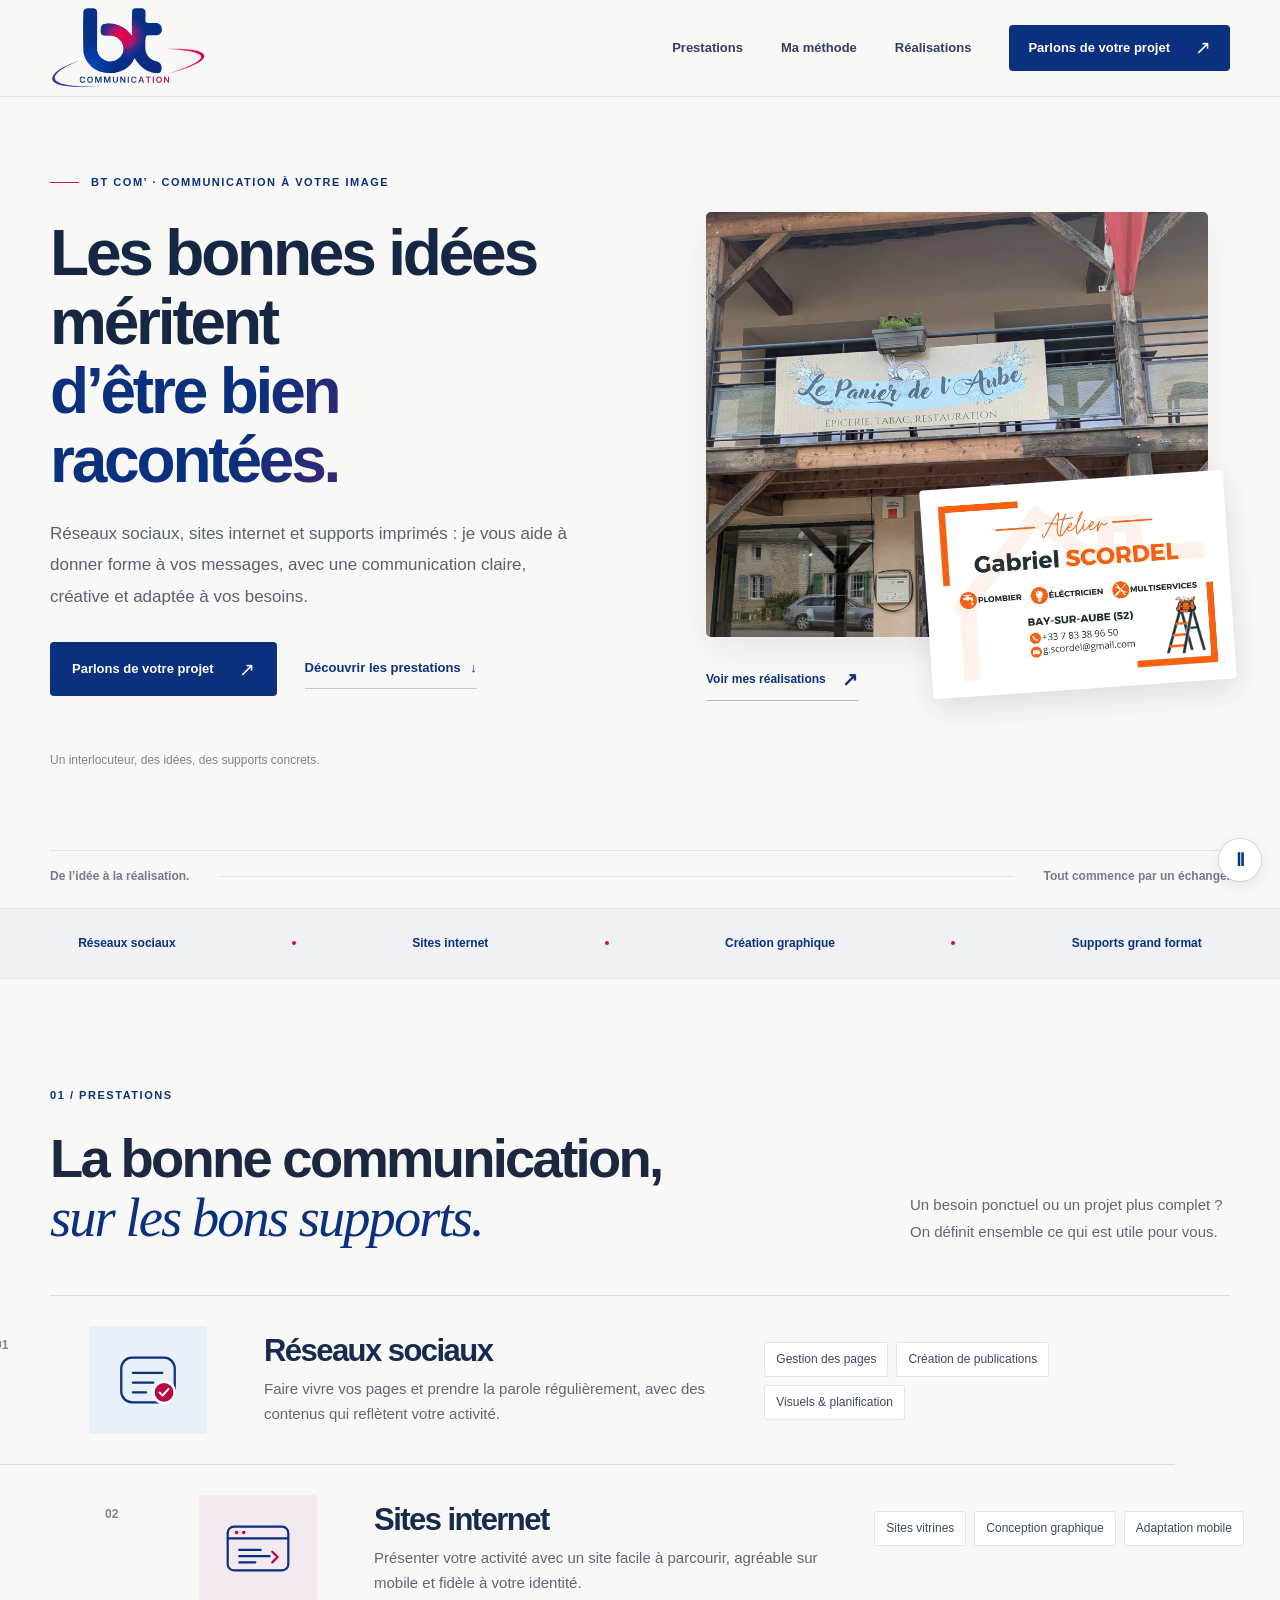
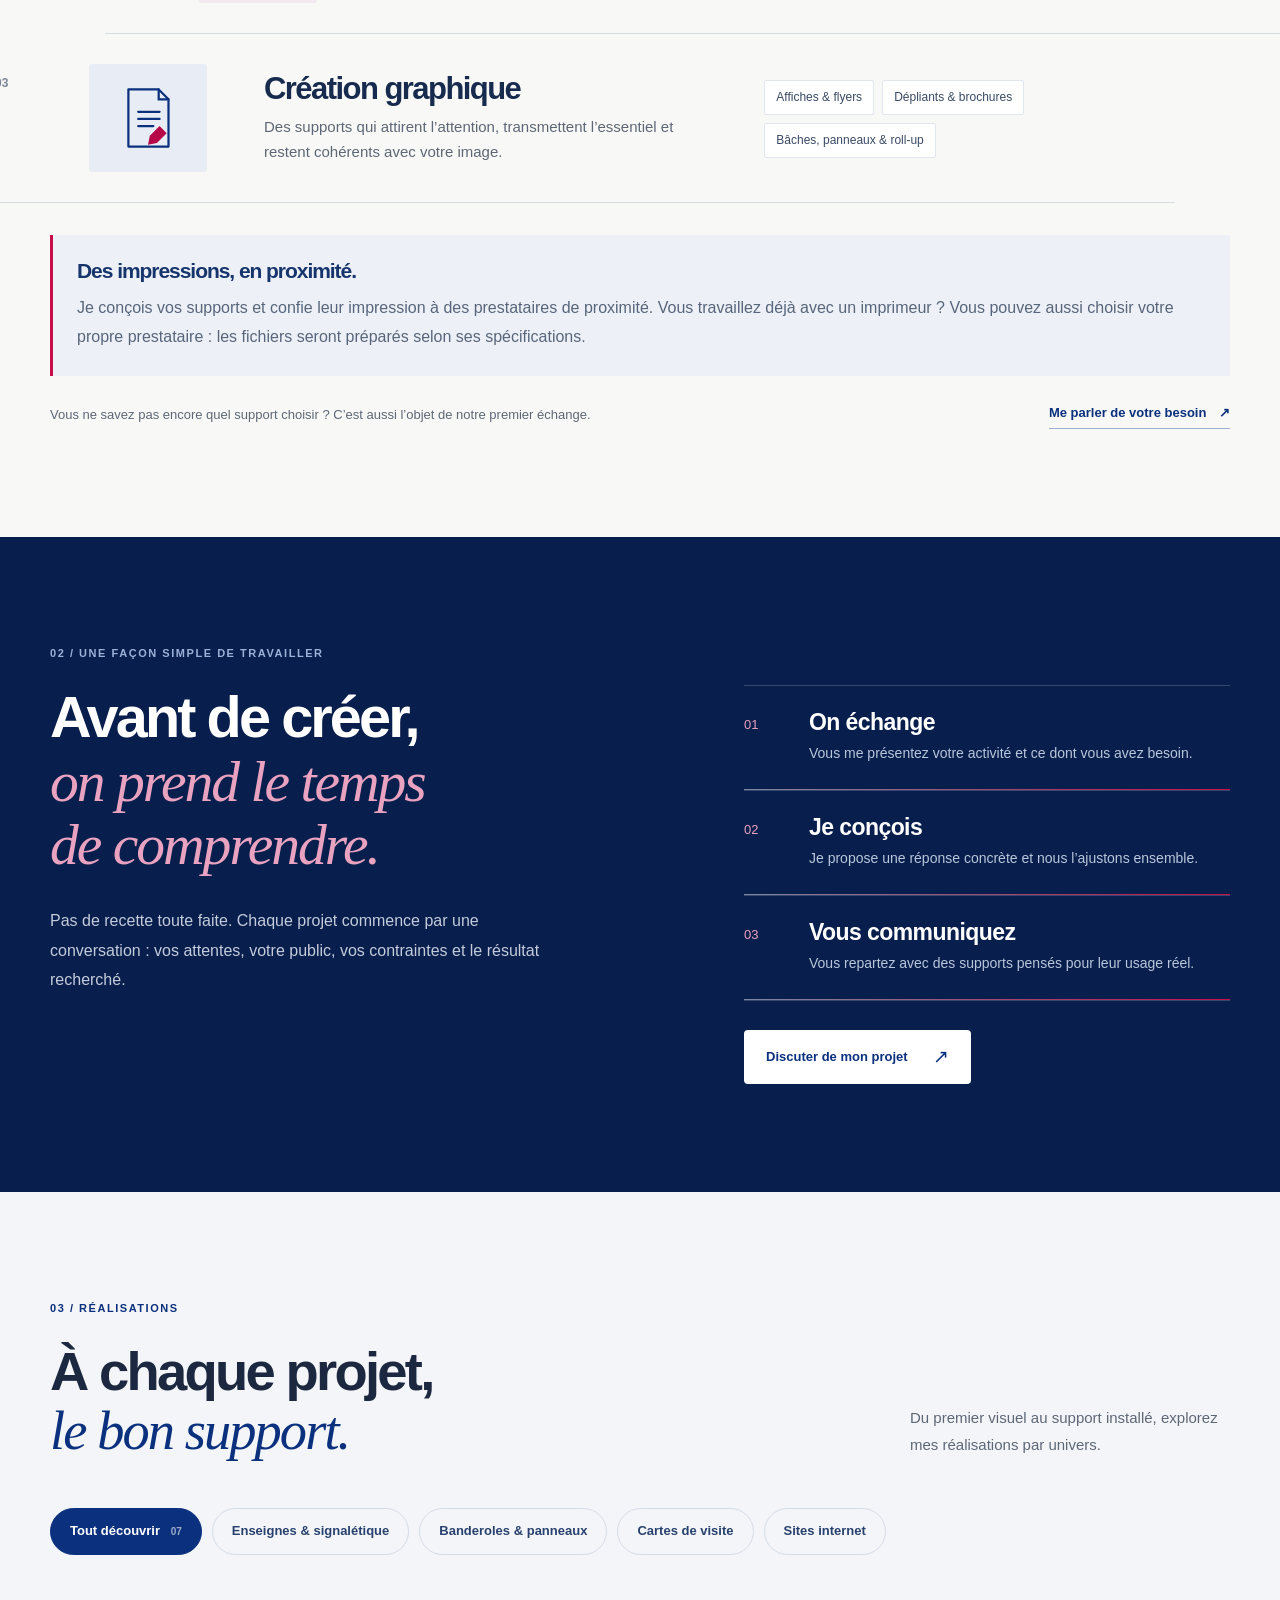
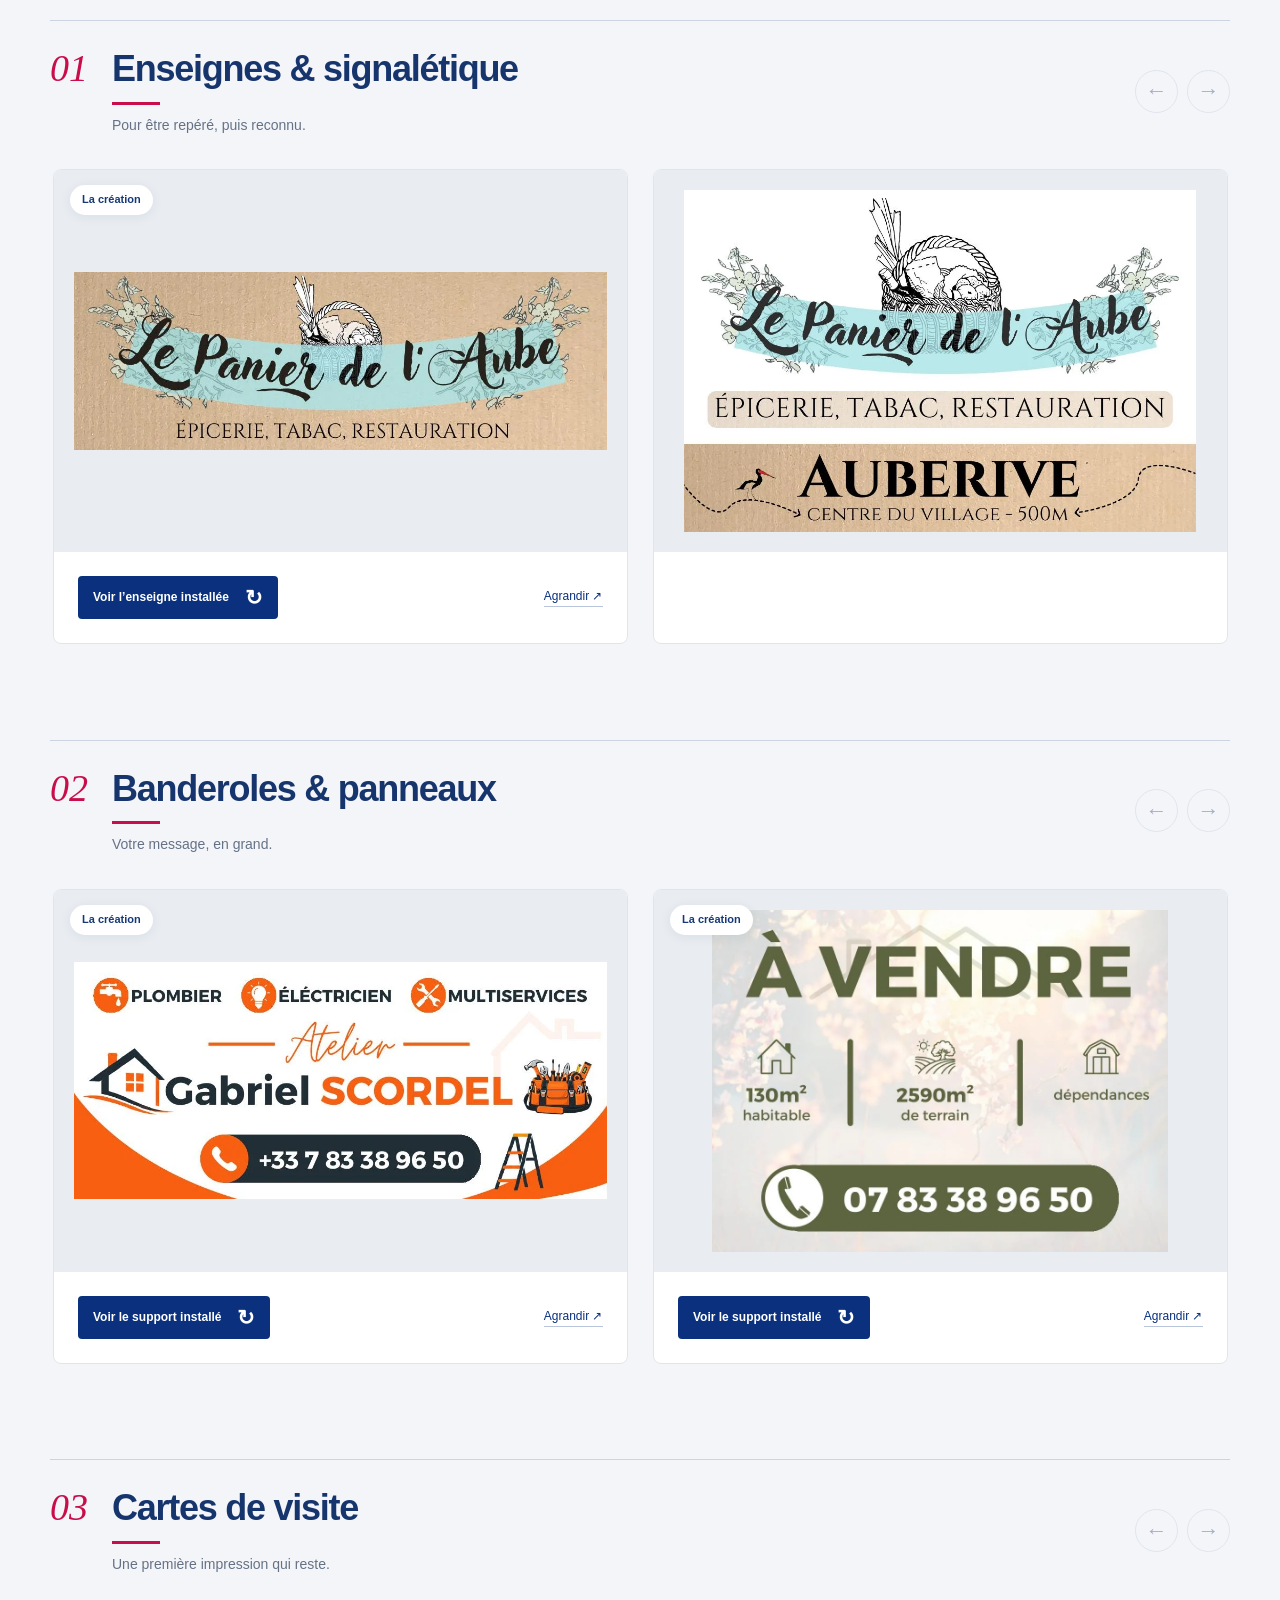
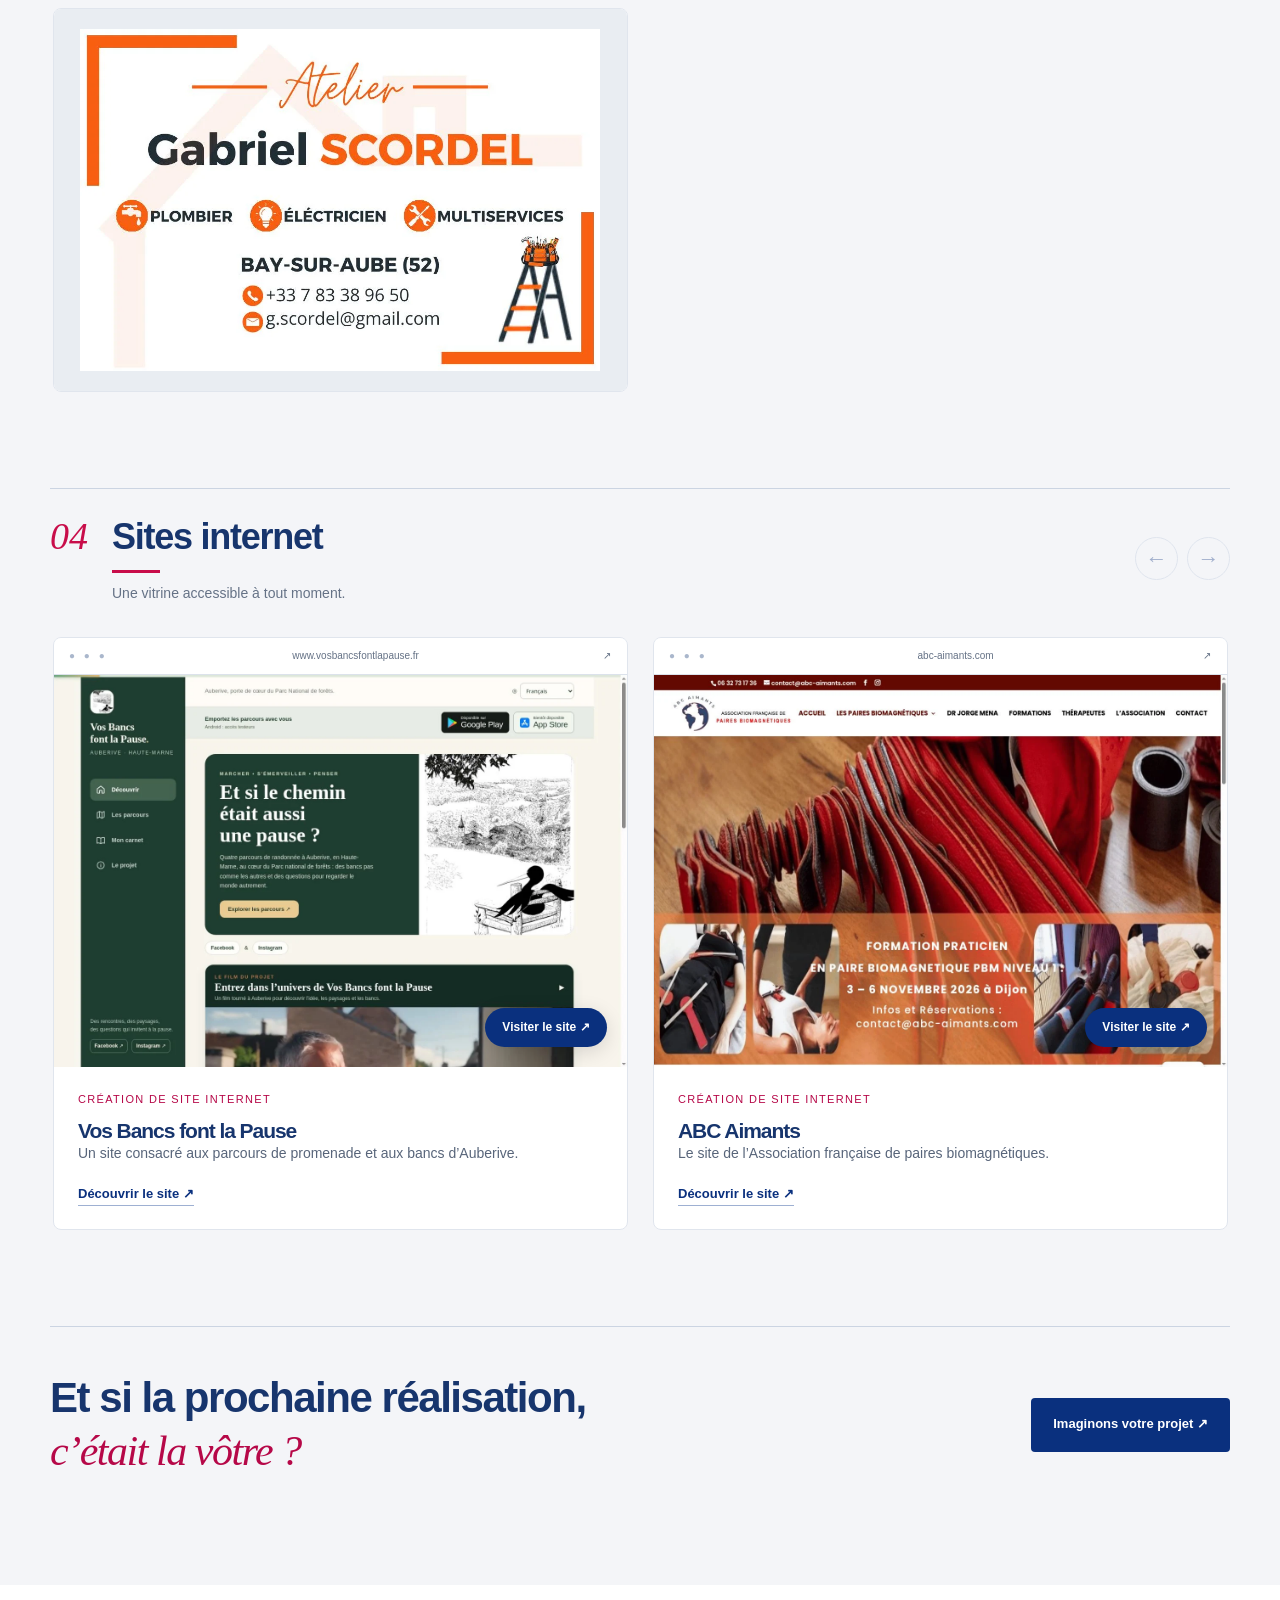
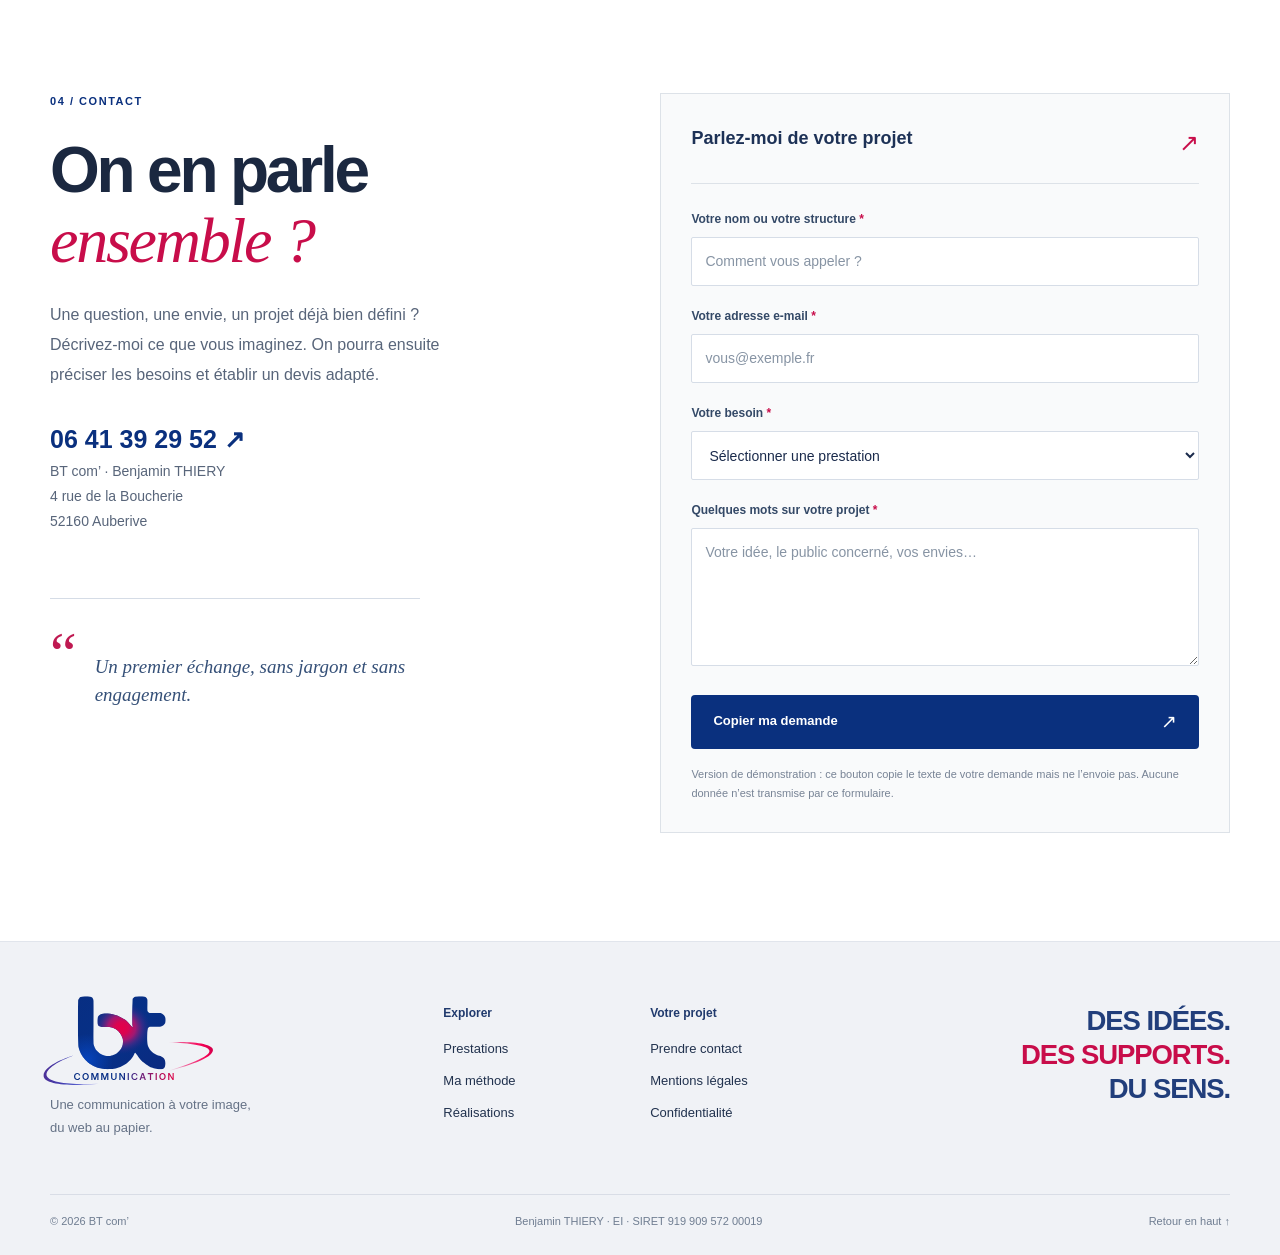
<file: index.html>
<!doctype html>
<html lang="fr">
<head>
  <meta charset="utf-8">
  <meta name="viewport" content="width=device-width, initial-scale=1">
  <meta name="theme-color" content="#f8f8f6">
  <meta name="description" content="BT com’ accompagne vos projets de communication : animation des réseaux sociaux, création de sites internet et conception d’affiches, flyers, panneaux et autres supports.">
  <meta property="og:type" content="website">
  <meta property="og:title" content="BT com’ | Communication, web &amp; création graphique">
  <meta property="og:description" content="Des idées claires, des supports soignés et une communication à votre image.">
  <title>BT com’ — Communication, sites web &amp; création graphique</title>
  <link rel="icon" type="image/svg+xml" href="assets/favicon.svg">
  <link rel="stylesheet" href="styles.css?v=20261021g">
  <script src="script.js?v=20261021g" defer></script>
</head>
<body>
<button class="motion-toggle" type="button" aria-label="Mettre les animations en pause" aria-pressed="false" hidden><span aria-hidden="true">Ⅱ</span></button>
  <div class="reading-progress" aria-hidden="true"></div>
  <a class="skip-link" href="#contenu">Aller au contenu</a>
  <header class="header" id="haut">
    <div class="wrap header-inner">
      <a class="brand" href="#haut" aria-label="BT com’, accueil">
        <img src="assets/logo-bt-communication.svg" alt="BT Communication" width="163" height="88">
      </a>
      <button type="button" class="menu-toggle" aria-expanded="false" aria-controls="site-nav" aria-label="Ouvrir le menu">
        <span></span><span></span><span></span>
      </button>
      <nav class="navigation" id="site-nav" aria-label="Navigation principale">
        <a href="#prestations">Prestations</a>
        <a href="#methode">Ma méthode</a>
        <a href="#realisations">Réalisations</a>
        <a class="nav-contact" href="#contact">Parlons de votre projet <span aria-hidden="true">↗</span></a>
      </nav>
    </div>
  </header>

  <main id="contenu">
    <section class="hero" aria-labelledby="hero-title">
      <div class="wrap hero-layout">
        <div class="hero-main">
          <div class="eyebrow"><span class="eyebrow-rule"></span> BT COM’ · COMMUNICATION À VOTRE IMAGE</div>
          <h1 id="hero-title">Les bonnes idées méritent <span class="hero-emphasis">d’être bien racontées.</span></h1>
          <p class="hero-lede">Réseaux sociaux, sites internet et supports imprimés : je vous aide à donner forme à vos messages, avec une communication claire, créative et adaptée à vos besoins.</p>
          <div class="hero-actions">
            <a class="btn btn-primary" href="#contact">Parlons de votre projet <span aria-hidden="true">↗</span></a>
            <a class="plain-link" href="#prestations">Découvrir les prestations <span aria-hidden="true">↓</span></a>
          </div>
          <p class="hero-aside">Un interlocuteur, des idées, des supports concrets.</p>
        </div>
        <a class="hero-portfolio" href="#realisations" aria-label="Découvrir mes réalisations"><div class="hero-project-main"><img src="assets/realisations/enseigne-installee.svg" alt="L’enseigne du Panier de l’Aube installée sur sa façade" width="1400" height="788" fetchpriority="high"></div><div class="hero-project-detail"><img src="assets/realisations/carte-visite.svg" alt="Carte de visite réalisée pour un artisan" width="1000" height="700"></div><span class="hero-project-link">Voir mes réalisations <span aria-hidden="true">↗</span></span></a>
      </div>
      <div class="wrap hero-foot">
        <span>De l’idée à la réalisation.</span>
        <span class="hero-foot-rule" aria-hidden="true"></span>
        <span>Tout commence par un échange.</span>
      </div>
    </section>

    <section class="intro-belt" aria-label="Domaines d’intervention">
      <div class="belt-window"><div class="belt-track"><div class="intro-belt-inner">
        <span>Réseaux sociaux</span><i aria-hidden="true"></i><span>Sites internet</span><i aria-hidden="true"></i><span>Création graphique</span><i aria-hidden="true"></i><span>Supports grand format</span>
      </div><div class="intro-belt-inner" aria-hidden="true">
        <span>Réseaux sociaux</span><i aria-hidden="true"></i><span>Sites internet</span><i aria-hidden="true"></i><span>Création graphique</span><i aria-hidden="true"></i><span>Supports grand format</span>
      </div></div></div>
    </section>

    <section class="section services" id="prestations" aria-labelledby="services-title">
      <div class="wrap">
        <div class="section-title-row">
          <div><p class="overline">01 / Prestations</p><h2 id="services-title">La bonne communication,<br><em>sur les bons supports.</em></h2></div>
          <p>Un besoin ponctuel ou un projet plus complet ? On définit ensemble ce qui est utile pour vous.</p>
        </div>
        <div class="service-list">
          <article class="service-item">
            <div class="service-id">01</div>
            <div class="service-icon" aria-hidden="true"><svg viewbox="0 0 92 92" fill="none"><rect x="16" y="21" width="60" height="50" rx="12" stroke="currentColor" stroke-width="2.5"></rect><path d="M29 38h33M29 49h23M29 60h15" stroke="currentColor" stroke-width="2.5" stroke-linecap="round"></path><circle cx="64" cy="60" r="12" fill="#b60848" stroke="white" stroke-width="3"></circle><path d="m59 60 3.4 3.4L69 56" stroke="white" stroke-width="2.3" stroke-linecap="round" stroke-linejoin="round"></path></svg></div>
            <div class="service-text"><h3>Réseaux sociaux</h3><p>Faire vivre vos pages et prendre la parole régulièrement, avec des contenus qui reflètent votre activité.</p><ul class="tags"><li>Gestion des pages</li><li>Création de publications</li><li>Visuels &amp; planification</li></ul></div>
          </article>
          <article class="service-item">
            <div class="service-id">02</div>
            <div class="service-icon" aria-hidden="true"><svg viewbox="0 0 92 92" fill="none"><rect x="12" y="21" width="68" height="49" rx="7" stroke="currentColor" stroke-width="2.5"></rect><path d="M12 34h68" stroke="currentColor" stroke-width="2.5"></path><circle cx="22" cy="27.5" r="2" fill="#b60848"></circle><circle cx="30" cy="27.5" r="2" fill="#b60848"></circle><path d="M25 47h24M25 54h34M25 61h18" stroke="currentColor" stroke-width="2.5" stroke-linecap="round"></path><path d="m62 49 6 6-6 6" stroke="#b60848" stroke-width="2.5" stroke-linecap="round" stroke-linejoin="round"></path></svg></div>
            <div class="service-text"><h3>Sites internet</h3><p>Présenter votre activité avec un site facile à parcourir, agréable sur mobile et fidèle à votre identité.</p><ul class="tags"><li>Sites vitrines</li><li>Conception graphique</li><li>Adaptation mobile</li></ul></div>
          </article>
          <article class="service-item">
            <div class="service-id">03</div>
            <div class="service-icon" aria-hidden="true"><svg viewbox="0 0 92 92" fill="none"><path d="M24 14h34l11 11v53H24V14Z" stroke="currentColor" stroke-width="2.5" stroke-linejoin="round"></path><path d="M58 14v11h11M35 39h24M35 47h24M35 55h17" stroke="currentColor" stroke-width="2.5" stroke-linecap="round"></path><path d="m48 66 11-11 8 8-11 11-10 2 2-10Z" fill="#b60848"></path></svg></div>
            <div class="service-text"><h3>Création graphique</h3><p>Des supports qui attirent l’attention, transmettent l’essentiel et restent cohérents avec votre image.</p><ul class="tags"><li>Affiches &amp; flyers</li><li>Dépliants &amp; brochures</li><li>Bâches, panneaux &amp; roll-up</li></ul></div>
          </article>
        </div>
        <aside class="work-caption" aria-labelledby="print-partners-title" style="margin-top:32px;background:#edf1f7;border-left:3px solid #c80d4a"><h3 id="print-partners-title" style="font-size:21px;margin-bottom:12px">Des impressions, en proximité.</h3><p style="margin:0;color:#58657a;line-height:1.8">Je conçois vos supports et confie leur impression à des prestataires de proximité. Vous travaillez déjà avec un imprimeur ? Vous pouvez aussi choisir votre propre prestataire : les fichiers seront préparés selon ses spécifications.</p></aside>
        <div class="service-bottom"><p>Vous ne savez pas encore quel support choisir ? C’est aussi l’objet de notre premier échange.</p><a class="arrow-link" href="#contact">Me parler de votre besoin <span aria-hidden="true">↗</span></a></div>
      </div>
    </section>

    <section class="section method" id="methode" aria-labelledby="method-title">
      <div class="wrap method-grid">
        <div class="method-main"><p class="overline light">02 / Une façon simple de travailler</p><h2 id="method-title">Avant de créer,<br><em>on prend le temps<br>de comprendre.</em></h2><p>Pas de recette toute faite. Chaque projet commence par une conversation : vos attentes, votre public, vos contraintes et le résultat recherché.</p></div>
        <div class="method-steps">
          <div class="method-step"><span>01</span><div><h3>On échange</h3><p>Vous me présentez votre activité et ce dont vous avez besoin.</p></div></div>
          <div class="method-step"><span>02</span><div><h3>Je conçois</h3><p>Je propose une réponse concrète et nous l’ajustons ensemble.</p></div></div>
          <div class="method-step"><span>03</span><div><h3>Vous communiquez</h3><p>Vous repartez avec des supports pensés pour leur usage réel.</p></div></div>
          <a class="btn btn-light" href="#contact">Discuter de mon projet <span aria-hidden="true">↗</span></a>
        </div>
      </div>
    </section>

<section class="section portfolio" id="realisations" aria-labelledby="works-title"><div class="wrap"><div class="section-title-row"><div><p class="overline">03 / Réalisations</p><h2 id="works-title">À chaque projet,<br><em>le bon support.</em></h2></div><p>Du premier visuel au support installé, explorez mes réalisations par univers.</p></div><div class="portfolio-filters" role="group" aria-label="Filtrer les réalisations"><button type="button" class="filter-btn is-active" data-filter="all" aria-pressed="true">Tout découvrir <span>07</span></button><button type="button" class="filter-btn" data-filter="enseignes" aria-pressed="false">Enseignes &amp; signalétique</button><button type="button" class="filter-btn" data-filter="grand-format" aria-pressed="false">Banderoles &amp; panneaux</button><button type="button" class="filter-btn" data-filter="imprimes" aria-pressed="false">Cartes de visite</button><button type="button" class="filter-btn" data-filter="web" aria-pressed="false">Sites internet</button></div><p class="filter-status sr-only" role="status" aria-live="polite"></p><section class="project-group" data-category="enseignes" aria-labelledby="group-enseignes"><div class="project-group-head"><span class="group-number">01</span><div><h3 id="group-enseignes">Enseignes &amp; signalétique</h3><p>Pour être repéré, puis reconnu.</p></div><div class="carousel-controls" role="group" aria-label="Faire défiler les réalisations"><button type="button" data-carousel="carousel-enseignes" data-direction="-1" aria-controls="carousel-enseignes" aria-label="Réalisation précédente">←</button><button type="button" data-carousel="carousel-enseignes" data-direction="1" aria-controls="carousel-enseignes" aria-label="Réalisation suivante">→</button></div></div><div class="work-grid support-carousel" id="carousel-enseignes" tabindex="0" aria-label="Réalisations : Enseignes &amp; signalétique"><article class="work-card flip-project"><div class="flip-stage" id="panier-views"><div class="flip-inner"><div class="flip-face flip-front" aria-hidden="false"><img src="assets/realisations/enseigne.svg" alt="Création graphique de l’enseigne Le Panier de l’Aube" loading="lazy" width="1000" height="700"><span class="flip-label">La création</span></div><div class="flip-face flip-back" aria-hidden="true"><img src="assets/realisations/enseigne-installee.svg" alt="L’enseigne Le Panier de l’Aube installée sur la façade" loading="lazy" width="1000" height="700"><span class="flip-label">En situation</span></div></div></div><div class="work-caption"><div class="flip-actions"><button class="flip-toggle" type="button" aria-controls="panier-views" aria-pressed="false" hidden>Voir l’enseigne installée <span aria-hidden="true">↻</span></button><a class="flip-enlarge" href="assets/realisations/enseigne.svg" target="_blank" rel="noopener">Agrandir ↗</a></div><p class="flip-status sr-only" role="status" aria-live="polite"></p><noscript><p><a href="assets/realisations/enseigne-installee.svg" target="_blank" rel="noopener">Voir l’enseigne installée ↗</a></p></noscript></div></article><article class="work-card"><a class="work-image" href="assets/realisations/panneau-directionnel.svg" target="_blank" rel="noopener" aria-label="Agrandir : Panneau directionnel pour Le Panier de l’Aube à Auberive"><img src="assets/realisations/panneau-directionnel.svg" alt="Panneau directionnel pour Le Panier de l’Aube à Auberive" loading="lazy" width="1000" height="700"></a></article></div></section><section class="project-group" data-category="grand-format" aria-labelledby="group-grand-format"><div class="project-group-head"><span class="group-number">02</span><div><h3 id="group-grand-format">Banderoles &amp; panneaux</h3><p>Votre message, en grand.</p></div><div class="carousel-controls" role="group" aria-label="Faire défiler les réalisations"><button type="button" data-carousel="carousel-grand-format" data-direction="-1" aria-controls="carousel-grand-format" aria-label="Réalisation précédente">←</button><button type="button" data-carousel="carousel-grand-format" data-direction="1" aria-controls="carousel-grand-format" aria-label="Réalisation suivante">→</button></div></div><div class="work-grid support-carousel" id="carousel-grand-format" tabindex="0" aria-label="Réalisations : Banderoles &amp; panneaux"><article class="work-card flip-project"><div class="flip-stage" id="banderole-views"><div class="flip-inner"><div class="flip-face flip-front" aria-hidden="false"><img src="assets/realisations/banderole.svg" alt="Création graphique de la banderole de l’Atelier Gabriel Scordel" loading="lazy" width="1000" height="700"><span class="flip-label">La création</span></div><div class="flip-face flip-back" aria-hidden="true"><img src="assets/realisations/supports-installes.svg" alt="Photo de la banderole et du panneau À vendre installés sur la clôture" loading="lazy" width="1000" height="700"><span class="flip-label">En situation</span></div></div></div><div class="work-caption"><div class="flip-actions"><button class="flip-toggle" type="button" aria-controls="banderole-views" aria-pressed="false" data-install-label="Voir le support installé" hidden>Voir le support installé <span aria-hidden="true">↻</span></button><a class="flip-enlarge" href="assets/realisations/banderole.svg" target="_blank" rel="noopener">Agrandir ↗</a></div><p class="flip-status sr-only" role="status" aria-live="polite"></p><noscript><p><a href="assets/realisations/supports-installes.svg" target="_blank" rel="noopener">Voir le support installé ↗</a></p></noscript></div></article><article class="work-card flip-project"><div class="flip-stage" id="panneau-vente-views"><div class="flip-inner"><div class="flip-face flip-front" aria-hidden="false"><img src="assets/realisations/a-vendre.svg" alt="Création graphique du panneau immobilier À vendre" loading="lazy" width="1000" height="700"><span class="flip-label">La création</span></div><div class="flip-face flip-back" aria-hidden="true"><img src="assets/realisations/supports-installes.svg" alt="Photo de la banderole et du panneau À vendre installés sur la clôture" loading="lazy" width="1000" height="700"><span class="flip-label">En situation</span></div></div></div><div class="work-caption"><div class="flip-actions"><button class="flip-toggle" type="button" aria-controls="panneau-vente-views" aria-pressed="false" data-install-label="Voir le support installé" hidden>Voir le support installé <span aria-hidden="true">↻</span></button><a class="flip-enlarge" href="assets/realisations/a-vendre.svg" target="_blank" rel="noopener">Agrandir ↗</a></div><p class="flip-status sr-only" role="status" aria-live="polite"></p><noscript><p><a href="assets/realisations/supports-installes.svg" target="_blank" rel="noopener">Voir le support installé ↗</a></p></noscript></div></article></div></section><section class="project-group" data-category="imprimes" aria-labelledby="group-imprimes"><div class="project-group-head"><span class="group-number">03</span><div><h3 id="group-imprimes">Cartes de visite</h3><p>Une première impression qui reste.</p></div><div class="carousel-controls" role="group" aria-label="Faire défiler les réalisations"><button type="button" data-carousel="carousel-imprimes" data-direction="-1" aria-controls="carousel-imprimes" aria-label="Réalisation précédente">←</button><button type="button" data-carousel="carousel-imprimes" data-direction="1" aria-controls="carousel-imprimes" aria-label="Réalisation suivante">→</button></div></div><div class="work-grid support-carousel" id="carousel-imprimes" tabindex="0" aria-label="Réalisations : Cartes de visite"><article class="work-card"><a class="work-image" href="assets/realisations/carte-visite.svg" target="_blank" rel="noopener" aria-label="Agrandir : Carte de visite Atelier Gabriel Scordel"><img src="assets/realisations/carte-visite.svg" alt="Carte de visite Atelier Gabriel Scordel" loading="lazy" width="1000" height="700"></a></article></div></section><section class="project-group" data-category="web" aria-labelledby="group-web"><div class="project-group-head"><span class="group-number">04</span><div><h3 id="group-web">Sites internet</h3><p>Une vitrine accessible à tout moment.</p></div><div class="carousel-controls" role="group" aria-label="Faire défiler les réalisations"><button type="button" data-carousel="carousel-web" data-direction="-1" aria-controls="carousel-web" aria-label="Réalisation précédente">←</button><button type="button" data-carousel="carousel-web" data-direction="1" aria-controls="carousel-web" aria-label="Réalisation suivante">→</button></div></div><div class="work-grid support-carousel" id="carousel-web" tabindex="0" aria-label="Réalisations : Sites internet"><article class="work-card work-web"><a class="browser-preview" href="https://www.vosbancsfontlapause.fr/" target="_blank" rel="noopener" aria-label="Découvrir Vos Bancs font la Pause, nouvel onglet"><div class="preview-toolbar" aria-hidden="true"><span class="preview-dots">● ● ●</span><span>www.vosbancsfontlapause.fr</span><span>↗</span></div><div class="preview-screen"><img src="assets/realisations/accueil-bancs.svg" alt="Aperçu réel de la page d’accueil de Vos Bancs font la Pause" loading="lazy" width="1348" height="926"><span class="preview-open">Visiter le site ↗</span></div></a><div class="work-caption"><p>Création de site internet</p><h3>Vos Bancs font la Pause</h3><p class="work-description">Un site consacré aux parcours de promenade et aux bancs d’Auberive.</p><a class="arrow-link" href="https://www.vosbancsfontlapause.fr/" target="_blank" rel="noopener">Découvrir le site ↗</a></div></article><article class="work-card work-web"><a class="browser-preview" href="https://abc-aimants.com/" target="_blank" rel="noopener" aria-label="Découvrir ABC Aimants, nouvel onglet"><div class="preview-toolbar" aria-hidden="true"><span class="preview-dots">● ● ●</span><span>abc-aimants.com</span><span>↗</span></div><div class="preview-screen"><img src="assets/realisations/accueil-abc.svg" alt="Aperçu réel de la page d’accueil de ABC Aimants" loading="lazy" width="1348" height="926"><span class="preview-open">Visiter le site ↗</span></div></a><div class="work-caption"><p>Création de site internet</p><h3>ABC Aimants</h3><p class="work-description">Le site de l’Association française de paires biomagnétiques.</p><a class="arrow-link" href="https://abc-aimants.com/" target="_blank" rel="noopener">Découvrir le site ↗</a></div></article></div></section><div class="portfolio-end"><p>Et si la prochaine réalisation,<br><em>c’était la vôtre ?</em></p><a class="btn btn-primary" href="#contact">Imaginons votre projet ↗</a></div></div></section>
    <section class="contact section" id="contact" aria-labelledby="contact-title">
      <div class="wrap contact-grid">
        <div class="contact-copy"><p class="overline">04 / Contact</p><h2 id="contact-title">On en parle <em>ensemble ?</em></h2><p>Une question, une envie, un projet déjà bien défini ? Décrivez-moi ce que vous imaginez. On pourra ensuite préciser les besoins et établir un devis adapté.</p><div class="contact-details"><a href="tel:+33641392952">06 41 39 29 52 ↗</a><p>BT com’ · Benjamin THIERY<br>4 rue de la Boucherie<br>52160 Auberive</p></div><div class="contact-quote"><span aria-hidden="true">“</span><p>Un premier échange, sans jargon et sans engagement.</p></div></div>
        <div class="form-shell">
          <div class="form-top"><strong>Parlez-moi de votre projet</strong><span>↗</span></div>
          <form id="contact-form" novalidate>
            <div class="form-pair"><label for="name">Votre nom ou votre structure <span>*</span></label><input id="name" name="name" autocomplete="name" maxlength="120" placeholder="Comment vous appeler ?" required></div>
            <div class="form-pair"><label for="email">Votre adresse e-mail <span>*</span></label><input id="email" name="email" type="email" autocomplete="email" maxlength="180" placeholder="vous@exemple.fr" required></div>
            <div class="form-pair"><label for="service">Votre besoin <span>*</span></label><select id="service" name="service" required><option value="" disabled selected>Sélectionner une prestation</option><option>Réseaux sociaux</option><option>Création d’un site internet</option><option>Supports de communication</option><option>Plusieurs prestations</option><option>Je ne sais pas encore</option></select></div>
            <div class="form-pair"><label for="message">Quelques mots sur votre projet <span>*</span></label><textarea id="message" name="message" maxlength="5000" rows="5" placeholder="Votre idée, le public concerné, vos envies…" required></textarea></div>
            <button class="btn btn-primary btn-submit" type="submit">Copier ma demande <span aria-hidden="true">↗</span></button>
            <p class="form-info">Version de démonstration : ce bouton copie le texte de votre demande mais ne l’envoie pas. Aucune donnée n’est transmise par ce formulaire.</p>
            <p id="form-status" role="status" aria-live="polite"></p>
          </form>
        </div>
      </div>
    </section>
  </main>

  <footer class="footer">
    <div class="wrap footer-main"><div class="footer-brand"><img src="assets/logo-bt-communication.svg" width="176" height="95" alt="BT Communication"><p>Une communication à votre image,<br>du web au papier.</p></div><div><strong>Explorer</strong><a href="#prestations">Prestations</a><a href="#methode">Ma méthode</a><a href="#realisations">Réalisations</a></div><div><strong>Votre projet</strong><a href="#contact">Prendre contact</a><a href="mentions-legales.html">Mentions légales</a><a href="confidentialite.html">Confidentialité</a></div><div class="footer-motto">DES IDÉES.<br><span>DES SUPPORTS.</span><br>DU SENS.</div></div>
    <div class="wrap footer-bottom"><span>© <span id="year">2026</span> BT com’</span><span>Benjamin THIERY · EI · SIRET 919 909 572 00019</span><a href="#haut">Retour en haut ↑</a></div>
  </footer>
</body>
</html>
</file>
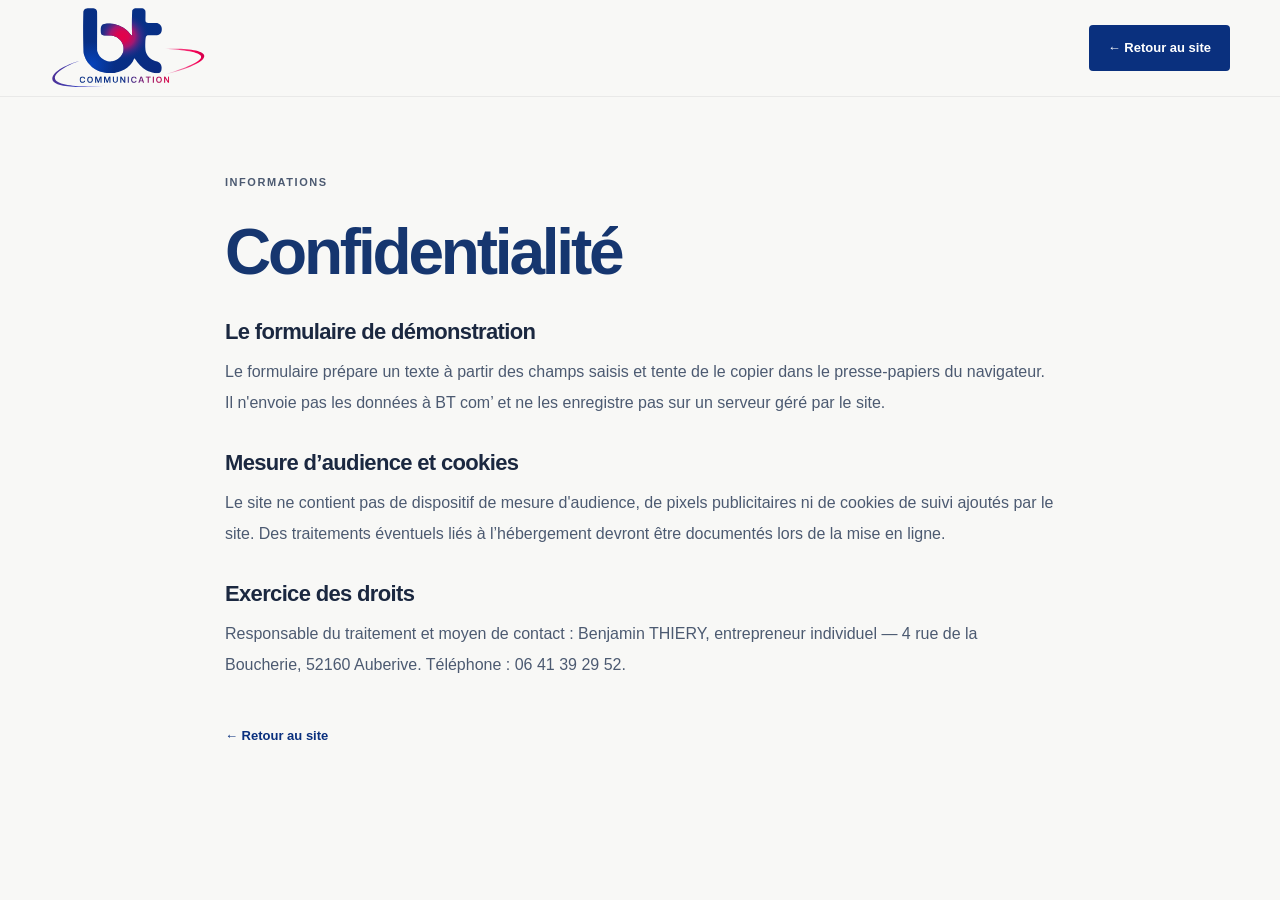
<file: confidentialite.html>
<!doctype html><html lang="fr"><head><meta charset="utf-8"><meta name="viewport" content="width=device-width, initial-scale=1"><meta name="robots" content="noindex"><title>Confidentialité — BT com’</title><link rel="icon" type="image/svg+xml" href="assets/favicon.svg"><link rel="stylesheet" href="styles.css"></head><body class="legal"><header class="header"><div class="wrap header-inner"><a class="brand" href="index.html" aria-label="Retour à l'accueil BT com’"><img src="assets/logo-bt-communication.svg" alt="BT Communication" width="163" height="88"></a><a class="nav-contact" href="index.html">← Retour au site</a></div></header><main class="wrap legal-content"><p class="overline">Informations</p><h1>Confidentialité</h1><h2>Le formulaire de démonstration</h2><p>Le formulaire prépare un texte à partir des champs saisis et tente de le copier dans le presse-papiers du navigateur. Il n'envoie pas les données à BT com’ et ne les enregistre pas sur un serveur géré par le site.</p><h2>Mesure d’audience et cookies</h2><p>Le site ne contient pas de dispositif de mesure d'audience, de pixels publicitaires ni de cookies de suivi ajoutés par le site. Des traitements éventuels liés à l’hébergement devront être documentés lors de la mise en ligne.</p><h2>Exercice des droits</h2><p>Responsable du traitement et moyen de contact : Benjamin THIERY, entrepreneur individuel — 4 rue de la Boucherie, 52160 Auberive. Téléphone : <a href="tel:+33641392952">06 41 39 29 52</a>.</p><a class="legal-back" href="index.html">← Retour au site</a></main></body></html>
</file>
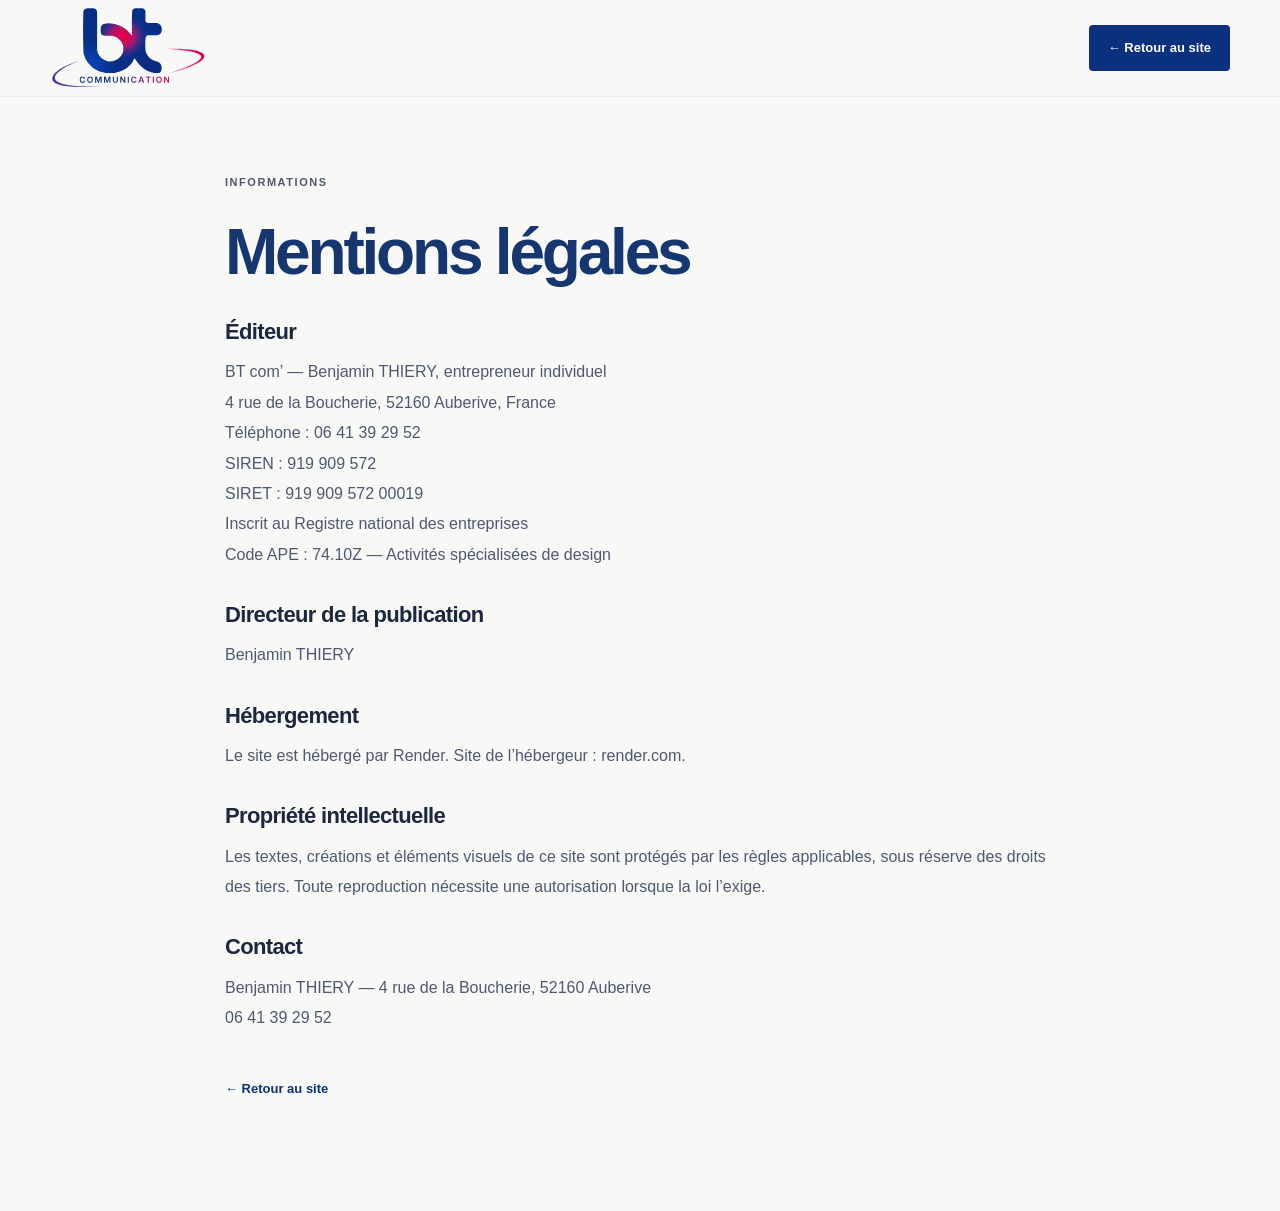
<file: mentions-legales.html>
<!doctype html><html lang="fr"><head><meta charset="utf-8"><meta name="viewport" content="width=device-width, initial-scale=1"><meta name="robots" content="noindex"><title>Mentions légales — BT com’</title><link rel="icon" type="image/svg+xml" href="assets/favicon.svg"><link rel="stylesheet" href="styles.css"></head><body class="legal"><header class="header"><div class="wrap header-inner"><a class="brand" href="index.html" aria-label="Retour à l'accueil BT com’"><img src="assets/logo-bt-communication.svg" alt="BT Communication" width="163" height="88"></a><a class="nav-contact" href="index.html">← Retour au site</a></div></header><main class="wrap legal-content"><p class="overline">Informations</p><h1>Mentions légales</h1><h2>Éditeur</h2><p>BT com’ — Benjamin THIERY, entrepreneur individuel<br>4 rue de la Boucherie, 52160 Auberive, France<br>Téléphone : <a href="tel:+33641392952">06 41 39 29 52</a><br>SIREN : 919 909 572<br>SIRET : 919 909 572 00019<br>Inscrit au Registre national des entreprises<br>Code APE : 74.10Z — Activités spécialisées de design</p><h2>Directeur de la publication</h2><p>Benjamin THIERY</p><h2>Hébergement</h2><p>Le site est hébergé par Render. Site de l’hébergeur : <a href="https://render.com" target="_blank" rel="noopener">render.com</a>.</p><h2>Propriété intellectuelle</h2><p>Les textes, créations et éléments visuels de ce site sont protégés par les règles applicables, sous réserve des droits des tiers. Toute reproduction nécessite une autorisation lorsque la loi l’exige.</p><h2>Contact</h2><p>Benjamin THIERY — 4 rue de la Boucherie, 52160 Auberive<br><a href="tel:+33641392952">06 41 39 29 52</a></p><a class="legal-back" href="index.html">← Retour au site</a></main></body></html>
</file>
<file: styles.css>
:root{--blue:#0a307e;--navy:#071d4b;--midnight:#09193a;--red:#c80d4a;--magenta:#9b225a;--ink:#1b2840;--muted:#5d6776;--paper:#f8f8f6;--white:#fff;--line:#dfe3e9;--wash:#f0f2f7;--container:1180px}
*,*::before,*::after{box-sizing:border-box}
html{scroll-behavior:smooth;scroll-padding-top:105px}
body{margin:0;background:var(--paper);color:var(--ink);font:16px/1.6 -apple-system,BlinkMacSystemFont,"Segoe UI",Arial,sans-serif;-webkit-font-smoothing:antialiased}
button,input,textarea,select{font:inherit}button,a{-webkit-tap-highlight-color:transparent}
a{color:inherit;text-decoration:none}
button{cursor:pointer}
img,svg{display:block;max-width:100%}
h1,h2,h3,p{margin-top:0}h1,h2,h3{line-height:1.1;letter-spacing:-.05em}
h1,h2{font-weight:760}h2{font-size:clamp(37px,4.25vw,59px)}h3{font-size:28px}
em{font-family:Georgia,"Times New Roman",serif;font-weight:400;font-style:italic;letter-spacing:-.035em}
.wrap{width:min(var(--container),calc(100% - 88px));margin-inline:auto}
.section{padding:108px 0}
.overline,.eyebrow{font-size:11px;letter-spacing:.14em;text-transform:uppercase;font-weight:750;color:var(--blue)}
.overline{margin-bottom:24px}
.skip-link{position:fixed;top:-100px;left:18px;padding:14px 18px;background:#fff;z-index:1000;border:2px solid var(--blue)}
.skip-link:focus{top:16px}
:focus-visible{outline:3px solid var(--red);outline-offset:4px}
/* Header */
.header{position:sticky;top:0;z-index:50;background:rgba(248,248,246,.96);border-bottom:1px solid #e9e9e8;backdrop-filter:blur(16px)}
.header-inner{min-height:96px;display:flex;align-items:center;justify-content:space-between;gap:28px}
.brand{width:163px;max-height:96px;flex:none;display:flex;align-items:center;justify-content:flex-start}
.brand img{width:157px;height:auto}
.navigation{display:flex;align-items:center;gap:38px;font-size:13px;font-weight:650;color:#30415d}
.navigation>a:not(.nav-contact):hover{color:var(--red)}
.nav-contact,.btn{display:inline-flex;align-items:center;justify-content:center;gap:25px;white-space:nowrap;font-size:13px;font-weight:740;letter-spacing:0;border-radius:4px;transition:background .2s,color .2s,transform .2s;border:1px solid transparent}
.nav-contact{padding:12px 18px;background:var(--blue);color:#fff}
.nav-contact:hover{background:var(--midnight)}
.nav-contact span,.btn span{font-size:19px;font-weight:400;line-height:1}
.menu-toggle{display:none}
/* Hero */
.hero{background:var(--paper);overflow:hidden}
.hero-layout{display:grid;grid-template-columns:minmax(0,1.06fr) minmax(0,.94fr);gap:65px;align-items:center;padding-top:70px;padding-bottom:67px}
.hero-main{padding:7px 0 0}
.eyebrow{display:flex;align-items:center;gap:12px}
.eyebrow-rule{height:1px;width:29px;display:inline-block;background:var(--red)}
.hero h1{font-size:clamp(51px,5.0vw,78px);line-height:1.08;margin:27px 0 23px;max-width:710px;color:#152743}
.hero-emphasis{color:var(--blue);display:block}
.hero-lede{font-size:17px;line-height:1.85;color:#576374;max-width:530px}
.hero-actions{display:flex;align-items:center;gap:28px;flex-wrap:wrap;margin-top:30px}
.btn{min-height:54px;padding:15px 21px}
.btn:hover{transform:translateY(-2px)}
.btn-primary{background:var(--blue);color:#fff}.btn-primary:hover{background:var(--navy)}
.plain-link{font-size:13px;color:var(--blue);font-weight:750;border-bottom:1px solid #bac6dc;padding:9px 0}
.plain-link span{padding-left:6px}
.plain-link:hover{border-color:var(--red)}
.hero-aside{margin-top:55px;font-size:12px;color:#7a8494}
.hero-piece{aspect-ratio:488/564;position:relative;color:#fff;background:#0b327d;min-width:0;border-radius:2px;padding:23px 26px 21px;box-shadow:14px 14px 0 #eaeef3;overflow:hidden;isolation:isolate}
.hero-piece::before{content:"";position:absolute;inset:0;background:radial-gradient(ellipse at 95% 90%,#88215190 0%,transparent 49%),linear-gradient(128deg,#123d8d,#091e4b 80%);z-index:-1}
.hero-piece::after{content:"";position:absolute;inset:-10%;background-image:linear-gradient(#ffffff0b 1px,transparent 1px),linear-gradient(90deg,#ffffff0b 1px,transparent 1px);background-size:62px 62px;z-index:-1;mask-image:linear-gradient(120deg,#000,transparent 86%)}
.piece-index,.piece-bottom{display:flex;align-items:center;justify-content:space-between;font-size:10px;letter-spacing:.10em;font-weight:750;color:#b9c8ea}
.piece-index span{flex:1;margin:0 16px;height:1px;background:#7188b5}
.piece-surface{position:relative;display:flex;justify-content:center;flex-direction:column;height:calc(100% - 63px);padding:10px 10px 30px}
.piece-line{font-size:clamp(34px,3.7vw,58px);font-weight:730;letter-spacing:-.057em;line-height:1.21;z-index:2;white-space:nowrap}
.piece-line.two{opacity:.78}
.piece-line.three{margin-top:15px}
.piece-line i{font-family:Georgia,serif;font-weight:400;color:#f8c6d7}
.piece-orbit{position:absolute;width:320px;height:320px;border-radius:50%;border:1px solid #ffffff33;right:-85px;top:50%;transform:translateY(-50%) rotate(-19deg)}
.piece-orbit::before,.piece-orbit::after{content:"";position:absolute;inset:37px;border:1px solid #d6387b66;border-radius:50%}
.piece-orbit::after{inset:81px;border-color:#ffffff2d}
.piece-mark{position:absolute;bottom:23px;right:4px;font-size:78px;font-weight:850;line-height:1;letter-spacing:-.13em;color:#ffffff1a}
.piece-mark span{color:#d23b75}
.piece-bottom{border-top:1px solid #5573aa;padding-top:15px;color:#e0e5f2}
.hero-foot{padding:16px 0 22px;border-top:1px solid var(--line);display:flex;align-items:center;gap:30px;font-size:12px;font-weight:550;color:#727c8c}
.hero-foot-rule{flex:1;height:1px;background:#e1e4e9}
/* Category belt */
.intro-belt{background:#eff1f5;border-block:1px solid #e4e6eb}
.intro-belt-inner{display:flex;gap:20px;justify-content:space-between;align-items:center;padding:21px 0;font-size:12px;font-weight:730;color:var(--blue)}
.intro-belt i{width:4px;height:4px;background:var(--red);border-radius:50%;flex:none}
/* Services */
.section-title-row{display:flex;align-items:end;justify-content:space-between;gap:64px;margin-bottom:46px}
.section-title-row h2{margin:0;max-width:790px}
.section-title-row h2 em{color:var(--blue)}
.section-title-row>p{max-width:320px;color:var(--muted);font-size:15px;line-height:1.8;margin-bottom:4px}
.service-list{border-top:1px solid #d7dce3}
.service-item{display:grid;grid-template-columns:54px 135px minmax(0,1fr);gap:40px;align-items:center;border-bottom:1px solid #d7dce3;padding:30px 0}
.service-id{align-self:start;color:#7b8593;font-size:12px;font-weight:650;margin-top:10px}
.service-icon{width:118px;height:108px;display:grid;place-items:center;background:#eaf0f9;color:var(--blue);border-radius:3px}
.service-item:nth-child(2) .service-icon{background:#f3e9f0}
.service-item:nth-child(3) .service-icon{background:#e8edf5}
.service-icon svg{width:82px;height:82px}
.service-text{display:grid;grid-template-columns:minmax(0,1fr) minmax(180px,.9fr);column-gap:44px;align-items:start}
.service-text h3{margin:0;color:#172b4f;font-size:31px;grid-column:1}
.service-text p{color:var(--muted);font-size:15px;margin:8px 0 0;line-height:1.7;grid-column:1}
.tags{padding:0;list-style:none;margin:8px 0 0;display:flex;gap:8px;flex-wrap:wrap;align-content:start;grid-column:2;grid-row:1/span 2}
.tags li{font-size:12px;background:#fff;border:1px solid #e1e6ee;border-radius:2px;padding:7px 11px;color:#3a4a65}
.service-bottom{display:flex;justify-content:space-between;align-items:center;gap:20px;margin-top:27px}
.service-bottom p{font-size:13px;color:var(--muted);margin:0}
.arrow-link{color:var(--blue);font-size:13px;font-weight:750;border-bottom:1px solid #9eb0d2;white-space:nowrap;padding-bottom:4px}
.arrow-link span{padding-left:9px}
/* Method */
.method{background:#081e4c;color:#fff}
.method-grid{display:grid;grid-template-columns:1.1fr .9fr;gap:100px}
.method-main h2{font-size:clamp(42px,4.5vw,66px);margin:0 0 30px}
.method-main h2 em{color:#e9a3c0}
.method-main>p:last-child{max-width:505px;color:#c4ccdc;font-size:16px;line-height:1.85}
.overline.light{color:#9cb1d8}
.method-steps{padding-top:40px}
.method-step{display:grid;grid-template-columns:46px 1fr;gap:19px;padding:24px 0;border-bottom:1px solid #ffffff30}
.method-step:first-child{border-top:1px solid #ffffff30}
.method-step>span{color:#e9a3c0;font-size:13px;padding-top:5px}
.method-step h3{font-size:23px;letter-spacing:-.025em;margin:0 0 7px;color:#fff}
.method-step p{color:#b9c7dc;font-size:14px;line-height:1.7;margin:0}
.btn-light{margin-top:29px;background:#fff;color:var(--blue)}.btn-light:hover{background:#e5ecfc}
/* Formats */
.formats{background:#f2f4f7}
.formats-head{margin-bottom:50px}
.formats-stage{position:relative;display:grid;grid-template-columns:.87fr 1.25fr .72fr;gap:24px;align-items:end;min-height:436px;padding:30px 30px 25px;background:linear-gradient(135deg,#e9eef6,#f9fafb 55%,#e9e9ef);overflow:hidden;border:1px solid #e2e5e9}
.formats-stage::before{content:"";position:absolute;width:440px;height:440px;border:1px solid #163f8a1d;border-radius:50%;right:19%;top:-40%;pointer-events:none}
.format-poster{height:365px;padding:21px 21px 17px;background:#0c337f;color:#fff;display:flex;flex-direction:column;position:relative;justify-content:space-between;box-shadow:0 13px 24px #061a3f18;transform:rotate(-4deg);z-index:1}
.mock-type,.mock-footer,.small-index{font-size:9px;letter-spacing:.10em;font-weight:750}
.format-poster strong{font-size:clamp(32px,4vw,54px);line-height:1;letter-spacing:-.07em}
.format-poster strong i{font-family:Georgia,serif;letter-spacing:-.06em;font-weight:400;color:#ffbfd7}
.mock-stripe{position:absolute;top:47%;width:80%;left:0;height:3px;background:#d20b4d;transform:rotate(-24deg)}
.mock-footer{border-top:1px solid #94aacb;padding-top:12px;color:#c8d2eb}
.format-browser{height:312px;background:#fff;border:1px solid #dae0e8;box-shadow:0 16px 30px #0b255321;position:relative;z-index:3;margin-bottom:4px}
.fake-browser-bar{height:38px;border-bottom:1px solid #e3e6eb;display:flex;align-items:center;justify-content:space-between;padding:0 13px;font-size:8px;color:#647089;letter-spacing:.08em}
.fake-dots{color:var(--red);font-size:12px;letter-spacing:1px}
.fake-browser-inner{height:calc(100% - 38px);position:relative;padding:35px 30px;overflow:hidden;display:flex;flex-direction:column;align-items:start}
.fake-browser-inner .small-index{color:var(--blue)}
.fake-browser-inner strong{font-size:clamp(25px,3vw,43px);letter-spacing:-.055em;line-height:1.14;color:#162d57;margin:17px 0 20px;position:relative;z-index:2}
.fake-browser-inner strong i{font-family:Georgia,serif;color:var(--red);font-weight:400}
.small-button{font-size:10px;letter-spacing:.02em;background:var(--blue);color:#fff;padding:8px 12px;position:relative;z-index:2}
.browser-arc{position:absolute;right:-119px;bottom:-125px;width:340px;height:340px;border:38px solid #c51b535c;border-radius:50%}
.format-mobile{height:346px;background:#fff;border:6px solid #112345;border-radius:20px 20px 16px 16px;box-shadow:0 14px 30px #142d502e;position:relative;z-index:4;transform:rotate(5deg);overflow:hidden;display:flex;flex-direction:column}
.mobile-header{display:flex;align-items:center;padding:10px 8px;gap:7px;font-size:8px;color:#1a2841;font-weight:700;line-height:1.15}
.mobile-header>div{flex:1}.mobile-header small{display:block;font-weight:400;font-size:7px;color:#7a8494;margin-top:3px}
.mobile-avatar{border:1px solid #dfe4ee;color:var(--blue);font-weight:900;letter-spacing:-.12em;width:24px;height:24px;display:grid;place-items:center;border-radius:50%;font-size:12px}
.mobile-post{flex:1;background:#e8ecf6;padding:22px 12px;display:flex;flex-direction:column;justify-content:space-between;color:var(--blue)}
.mobile-post>span{font-size:clamp(16px,1.6vw,25px);letter-spacing:-.05em;line-height:1.08;font-weight:850}
.mobile-post i{color:#bd1550;font-family:Georgia,serif;font-weight:400}
.mobile-post small{text-align:right;font-size:26px;color:var(--red)}
.mobile-action{font-size:18px;padding:0px 8px 5px;color:#34435c}
.formats-note{font-size:12px;color:#6f7b8c;max-width:750px;margin:17px auto 0;text-align:center;line-height:1.7}
.formats-note span{color:var(--blue)}
/* Contact */
.contact{background:#fff}
.contact-grid{display:grid;grid-template-columns:.95fr 1.05fr;gap:95px;align-items:start}
.contact-copy h2{font-size:clamp(48px,5vw,73px);margin:0 0 23px;max-width:460px}
.contact-copy h2 em{color:var(--red)}
.contact-copy>p:not(.overline){font-size:16px;line-height:1.9;color:#58657a;max-width:420px}
.contact-quote{border-top:1px solid #d5dce6;display:flex;align-items:baseline;gap:18px;max-width:370px;margin-top:64px;padding-top:24px}
.contact-quote>span{font:60px/1 Georgia,serif;color:#bf1951}
.contact-quote p{font:italic 19px/1.45 Georgia,serif;color:#355078;margin:0}
.form-shell{border:1px solid #dde2e8;background:#f9fafb;padding:30px}
.form-top{display:flex;justify-content:space-between;border-bottom:1px solid #dde2e8;padding-bottom:20px;margin-bottom:26px;color:#1d3156}
.form-top strong{font-size:18px}.form-top span{font-size:24px;color:var(--red)}
.form-pair{margin-bottom:21px}.form-pair label{display:block;font-size:12px;font-weight:750;color:#344967;margin-bottom:8px}.form-pair label span{color:var(--red)}
.form-pair input,.form-pair select,.form-pair textarea{width:100%;border:1px solid #d6dde7;background:#fff;border-radius:2px;min-height:49px;padding:12px 13px;font-size:14px;color:#1b2b4c;outline:none}
.form-pair textarea{min-height:120px;resize:vertical}
.form-pair input:focus,.form-pair select:focus,.form-pair textarea:focus{border-color:var(--blue);box-shadow:0 0 0 3px #0a307e1a}
.form-pair input::placeholder,.form-pair textarea::placeholder{color:#8794a4}
.btn-submit{width:100%;justify-content:space-between}.form-info{font-size:11px;color:#778395;line-height:1.7;margin:16px 0 0}
#form-status:empty{display:none}#form-status{font-size:12px;line-height:1.6;padding:10px 12px;margin:12px 0 0;background:#eaf0fa;color:#284f7f}
#form-status.success{background:#e6f3ed;color:#1e7050}#form-status.error{background:#fbeded;color:#a12e4b}
/* Footer */
.footer{background:#f0f2f6;color:#21324e;border-top:1px solid #e1e5ec}
.footer-main{display:grid;grid-template-columns:1.3fr .6fr .7fr 1.3fr;gap:47px;padding:62px 0 55px}
.footer-brand img{width:175px;height:auto;margin-left:-9px;margin-top:-9px}
.footer-brand p{font-size:13px;color:#657286;margin:6px 0 0;line-height:1.8}
.footer-main>div:nth-child(2),.footer-main>div:nth-child(3){display:flex;flex-direction:column;gap:11px;font-size:13px}
.footer-main>div>strong{font-size:12px;color:#203a6d;margin-bottom:5px}
.footer-main a:hover{color:var(--red)}
.footer-motto{text-align:right;font-size:clamp(21px,2.15vw,28px);font-weight:850;letter-spacing:-.04em;line-height:1.24;color:#213e7b}
.footer-motto span{color:var(--red)}
.footer-bottom{display:flex;justify-content:space-between;gap:20px;align-items:center;border-top:1px solid #d9dde6;padding:18px 0 24px;color:#6f7d91;font-size:11px}
/* legal */
.legal{background:#f8f8f6}.legal-content{max-width:830px;padding:75px 0 110px}.legal-content h1{font-size:clamp(39px,5vw,64px);color:#16366f;margin:10px 0 25px}.legal-content h2{font-size:22px;letter-spacing:-.03em;margin:33px 0 13px}.legal-content p{color:#4c5a71;line-height:1.9}.legal-note{padding:18px 20px;border-left:4px solid #c7134b;background:#fff;font-size:13px;color:#4d5d74}.legal-back{display:inline-flex;color:var(--blue);font-size:13px;font-weight:730;margin:30px 0 0}
@media(max-width:1100px){.wrap{width:min(var(--container),calc(100% - 58px))}.hero-layout{gap:34px}.hero h1{font-size:clamp(46px,5.6vw,70px)}.piece-line{font-size:clamp(35px,4vw,54px)}.service-text{grid-template-columns:minmax(0,1fr)}.tags{grid-column:1;grid-row:auto;margin-top:15px}.contact-grid{gap:45px}.method-grid{gap:40px}}
@media(max-width:800px){.header-inner{min-height:83px}.brand{width:125px}.brand img{width:127px}.navigation{gap:19px}.navigation a{font-size:12px}.nav-contact{padding:9px 11px;gap:7px}.hero-layout{grid-template-columns:1fr;padding-top:70px;gap:40px}.hero-main{max-width:650px}.hero h1{font-size:clamp(50px,8vw,72px)}.hero-piece{max-width:510px;width:100%;margin-inline:auto;aspect-ratio:488/485}.piece-line{font-size:clamp(40px,7vw,57px)}.hero-aside{margin-top:40px}.section{padding:78px 0}.section-title-row{display:block}.section-title-row>p{max-width:580px;margin-top:22px}.service-item{grid-template-columns:35px 105px 1fr;gap:16px}.service-icon{width:95px;height:95px}.service-icon svg{width:70px;height:70px}.method-grid{grid-template-columns:1fr;gap:17px}.method-steps{padding-top:0}.formats-stage{gap:9px;min-height:370px}.format-poster{height:290px;padding:12px}.format-poster strong{font-size:clamp(26px,4vw,38px)}.format-browser{height:255px}.fake-browser-inner{padding:21px 15px}.fake-browser-inner strong{font-size:clamp(22px,3vw,31px)}.format-mobile{height:280px}.mobile-post{padding:13px 8px}.contact-grid{grid-template-columns:1fr;gap:32px}.contact-quote{margin-top:33px}.footer-main{grid-template-columns:1fr 1fr 1fr}.footer-motto{display:none}}
@media(max-width:620px){html{scroll-padding-top:80px}.wrap{width:calc(100% - 40px)}.header-inner{min-height:78px}.brand{width:126px}.brand img{width:125px}.menu-toggle{display:flex;width:43px;height:41px;flex-direction:column;align-items:center;justify-content:center;gap:5px;background:#fff;border:1px solid #dfe4eb;border-radius:2px}.menu-toggle span{height:2px;width:19px;background:var(--blue)}.navigation{display:none;position:absolute;left:0;right:0;top:100%;background:#fff;padding:17px 20px 24px;box-shadow:0 20px 25px #091c4420;border-top:1px solid #e3e6ea;flex-direction:column;align-items:stretch;gap:0}.navigation.is-open{display:flex}.navigation a{font-size:15px;padding:13px 0;border-bottom:1px solid #e9ecf1}.navigation .nav-contact{justify-content:space-between;padding:13px 16px;margin-top:15px;color:#fff}.hero-layout{padding-top:45px;padding-bottom:39px}.eyebrow{font-size:10px;letter-spacing:.085em}.hero h1{font-size:clamp(43px,10vw,62px);margin-top:21px;line-height:1.1}.hero-lede{font-size:15px;line-height:1.8}.hero-actions{gap:12px}.hero-actions .btn{width:100%}.hero-actions .plain-link{margin:0 auto}.hero-piece{aspect-ratio:1;padding:16px 18px;box-shadow:8px 8px 0 #e8ebf1}.piece-surface{height:calc(100% - 58px)}.piece-line{font-size:clamp(31px,8vw,49px)}.piece-index,.piece-bottom{font-size:8px}.piece-orbit{right:-100px;width:270px;height:270px}.piece-mark{font-size:52px}.hero-foot{padding:14px 0 17px;font-size:10px;gap:14px}.intro-belt-inner{display:grid;grid-template-columns:1fr auto 1fr;gap:10px 12px;justify-content:space-between;text-align:center;font-size:11px;padding:18px 0}.intro-belt-inner i:nth-of-type(2){display:none}.intro-belt-inner span:nth-of-type(3){grid-column:1}.intro-belt-inner span:nth-of-type(4){grid-column:3}.intro-belt-inner i:nth-of-type(3){grid-column:2;grid-row:2}.section{padding:70px 0}.overline{margin-bottom:17px}.section-title-row{margin-bottom:29px}.section-title-row h2{font-size:clamp(34px,8vw,49px)}.section-title-row>p{font-size:14px}.service-item{grid-template-columns:50px 1fr;gap:12px;padding:22px 0}.service-id{grid-column:1;grid-row:1;font-size:11px;align-self:center}.service-icon{grid-column:1;grid-row:2;width:50px;height:50px}.service-icon svg{width:48px;height:48px}.service-text{grid-column:2;grid-row:1/span 2}.service-text h3{font-size:24px}.service-text p{font-size:14px;margin-top:7px}.tags li{font-size:11px;padding:5px 8px}.service-bottom{align-items:start;flex-direction:column;gap:15px}.service-bottom p{font-size:12px}.method-main h2{font-size:clamp(40px,10vw,57px)}.method-main>p:last-child{font-size:15px}.method-step{grid-template-columns:31px 1fr;gap:12px}.method-step h3{font-size:20px}.method-step p{font-size:13px}.formats-stage{grid-template-columns:.9fr 1.2fr;gap:14px;padding:24px 14px 30px;min-height:initial}.format-poster{height:245px}.format-poster strong{font-size:clamp(24px,5.5vw,33px)}.mock-type,.mock-footer{font-size:7px}.format-browser{height:235px}.fake-browser-bar{font-size:7px}.fake-browser-inner strong{font-size:clamp(21px,5.6vw,32px)}.format-mobile{grid-column:2;grid-row:1;justify-self:end;width:67%;height:225px;align-self:start;transform:rotate(8deg) translateX(8px);margin-top:-26px;opacity:.96;z-index:4}.format-browser{grid-column:1/-1;grid-row:2;width:84%;max-width:340px;margin:0 auto 0 13%;height:220px;transform:rotate(-2deg)}.mobile-post>span{font-size:clamp(14px,4vw,19px)}.mobile-header{font-size:7px;padding:5px}.mobile-header small{font-size:6px}.mobile-action{font-size:14px}.formats-note{font-size:11px}.contact-copy h2{font-size:clamp(48px,11vw,66px)}.contact-copy>p:not(.overline){font-size:15px}.contact-quote{display:none}.form-shell{padding:21px 18px}.footer-main{grid-template-columns:1fr 1fr;gap:30px 13px;padding:42px 0 30px}.footer-brand{grid-column:1/-1}.footer-brand img{width:152px}.footer-bottom{flex-wrap:wrap}.footer-bottom span:nth-child(2){display:none}.legal-content{padding-top:48px}}
@media(max-width:400px){.wrap{width:calc(100% - 32px)}.hero h1{font-size:42px}.hero-piece{aspect-ratio:1.08}.piece-line{font-size:30px}.intro-belt-inner{font-size:10px}.format-poster{height:220px}.format-poster strong{font-size:23px}.format-mobile{height:205px}}
@media(prefers-reduced-motion:reduce){html{scroll-behavior:auto}*,*::before,*::after{animation-duration:.01ms!important;transition-duration:.01ms!important}}

/* Client projects */
.portfolio{background:#f1f3f7}.work-grid{display:grid;grid-template-columns:repeat(2,minmax(0,1fr));gap:28px}.work-card{background:#fff;border:1px solid #dce2eb;overflow:hidden}.work-image{display:flex;aspect-ratio:1.5;background:#e9edf2;align-items:center;justify-content:center;padding:20px}.work-image img{display:block;width:100%;height:100%;object-fit:contain}.work-caption{padding:24px}.work-caption>p:first-child{font-size:11px;text-transform:uppercase;letter-spacing:.12em;color:#b60848;margin:0 0 10px}.work-caption h3{font-size:23px;margin:0;color:#17356d}.work-description{font-size:14px;line-height:1.7;color:#58657a}.work-web-art{aspect-ratio:1.5;padding:35px;display:flex;flex-direction:column;justify-content:space-between;background:#e5ecdf;color:#274b37}.work-web-art strong{font:italic clamp(32px,4vw,54px)/1.15 Georgia,serif}.work-web-art span{font-size:11px;letter-spacing:.08em}.work-web .arrow-link{margin-top:15px}.contact-details{margin-top:28px}.contact-details>a{font-size:25px;font-weight:750;color:var(--blue)}.contact-details p{font-size:14px;color:#58657a;line-height:1.8}.work-image:focus-visible{outline:3px solid #c80d4a;outline-offset:-4px}@media(max-width:600px){.work-grid{grid-template-columns:1fr;gap:20px}.work-caption{padding:20px}.work-caption h3{font-size:21px}.work-web-art strong{font-size:42px}}

.abc-art{background:#e6edf7;color:#143c77}

/* Portfolio: distinct collections and a clear reading rhythm */
.sr-only{position:absolute;width:1px;height:1px;padding:0;margin:-1px;overflow:hidden;clip:rect(0,0,0,0);white-space:nowrap;border:0}
.reading-progress{position:fixed;inset:0 auto auto 0;height:3px;width:100%;transform:scaleX(0);transform-origin:left;background:linear-gradient(90deg,#0a307e,#c80d4a);z-index:1000;pointer-events:none}
.portfolio{background:#f4f5f8}.portfolio-filters{display:flex;flex-wrap:wrap;gap:10px;margin:0 0 65px}.filter-btn{font:inherit;font-size:13px;font-weight:650;border:1px solid #d4dce8;border-radius:30px;padding:12px 19px;background:transparent;color:#28416e;cursor:pointer;transition:background .2s,color .2s,transform .2s}.filter-btn span{opacity:.6;font-size:10px;margin-left:7px}.filter-btn:hover{transform:translateY(-2px);border-color:#0a307e}.filter-btn.is-active{background:#0a307e;color:white;border-color:#0a307e}.filter-btn:focus-visible{outline:3px solid #c80d4a;outline-offset:4px}
.project-group{margin-bottom:76px;scroll-margin-top:130px}.project-group[hidden]{display:none}.project-group-head{border-top:1px solid #cbd4e2;display:flex;align-items:baseline;gap:24px;padding-top:25px;margin-bottom:27px}.group-number{font:italic 38px Georgia,serif;color:#c80d4a}.project-group-head h3{font-size:clamp(25px,3vw,36px);color:#17356d;letter-spacing:-.035em;margin:0}.project-group-head p{color:#657286;font-size:14px;margin:9px 0 0}.project-group .work-grid{grid-template-columns:repeat(2,minmax(0,1fr));gap:25px}.project-group .work-card{border-radius:8px;transition:transform .3s,box-shadow .3s;border-color:#e0e5ed}.project-group .work-card:hover{transform:translateY(-5px);box-shadow:0 15px 35px #14306612}.work-image{overflow:hidden;background:#e9edf2}.work-image img{transition:transform .65s cubic-bezier(.2,.7,.2,1)}.work-image:hover img{transform:scale(1.035)}.project-group .work-caption h3{font-size:21px}.project-group .work-card:last-child:nth-child(odd){grid-column:1/-1;display:grid;grid-template-columns:1.2fr 1fr;align-items:center}.project-group .work-card:last-child:nth-child(odd) .work-image{aspect-ratio:1.65}.portfolio-end{display:flex;justify-content:space-between;align-items:center;gap:25px;border-top:1px solid #cbd4e2;padding-top:45px}.portfolio-end p{font-size:clamp(27px,3.4vw,42px);line-height:1.25;font-weight:750;letter-spacing:-.035em;color:#17356d;margin:0}.portfolio-end em{font-family:Georgia,serif;font-weight:400;color:#b60848}.header{transition:box-shadow .3s}.header.has-scrolled{box-shadow:0 6px 25px #10274b0c}
@media(prefers-reduced-motion:no-preference){.motion-ready .reveal{opacity:0;transform:translateY(24px);transition:opacity .7s ease,transform .7s cubic-bezier(.2,.7,.2,1);transition-delay:var(--reveal-delay,0ms)}.motion-ready .reveal.is-visible{opacity:1;transform:none}.hero-main{animation:hero-in .85s ease both}.hero-piece{animation:hero-in 1s .15s ease both}.piece-orbit{animation:orbit-breathe 7s ease-in-out infinite}.piece-mark{animation:mark-float 6s ease-in-out infinite}@keyframes hero-in{from{opacity:0;transform:translateY(22px)}to{opacity:1;transform:none}}@keyframes orbit-breathe{50%{transform:scale(1.055) rotate(8deg)}}@keyframes mark-float{50%{translate:0 -7px}}}
@media(max-width:600px){.portfolio-filters{gap:8px;margin-bottom:40px}.filter-btn{font-size:11px;padding:10px 13px}.project-group{margin-bottom:48px}.project-group-head{gap:15px;padding-top:19px}.group-number{font-size:29px}.project-group .work-grid{grid-template-columns:1fr;gap:18px}.project-group .work-card:last-child:nth-child(odd){display:block;grid-column:auto}.portfolio-end{align-items:start;flex-direction:column}.portfolio-end .btn{width:100%;justify-content:space-between}}
@media(prefers-reduced-motion:reduce){.work-image img,.work-card,.filter-btn{transition:none!important}.work-image:hover img,.work-card:hover,.filter-btn:hover{transform:none!important}}

/* Home-page captures */
.browser-preview{display:block;background:#e3e8f0;overflow:hidden;position:relative}.preview-toolbar{height:37px;padding:0 15px;display:flex;align-items:center;justify-content:space-between;gap:12px;background:#fff;color:#657286;font-size:10px;border-bottom:1px solid #dce2eb}.preview-dots{color:#aab7cc;letter-spacing:3px}.preview-screen{position:relative;aspect-ratio:1.46;overflow:hidden}.preview-screen img{width:100%;height:100%;object-fit:cover;object-position:top;transition:transform .8s cubic-bezier(.2,.7,.2,1)}.preview-open{position:absolute;bottom:20px;right:20px;padding:10px 17px;border-radius:30px;background:#0a307e;color:#fff;font-size:12px;font-weight:700;box-shadow:0 5px 20px #0002;transition:transform .3s}.browser-preview:hover img{transform:scale(1.045)}.browser-preview:hover .preview-open{transform:translateY(-5px)}
/* A visible animation system across the page */
.motion-toggle{position:fixed;right:18px;bottom:18px;z-index:70;width:44px;height:44px;border-radius:50%;background:#fff;color:#0a307e;border:1px solid #cbd4e2;box-shadow:0 4px 15px #071d4b16;font-size:18px;font-weight:800}.motion-toggle[hidden]{display:none}.belt-window{overflow:hidden;width:100%}.belt-track{display:flex;width:max-content}.intro-belt .intro-belt-inner{display:flex;flex:none;justify-content:space-around;width:max(100vw,850px);gap:30px;padding:25px 35px}.intro-belt .intro-belt-inner span{white-space:nowrap}.hero-main,.hero-piece{position:relative}.hero-emphasis{background:linear-gradient(110deg,#0a307e 15%,#c80d4a 47%,#0a307e 80%);background-size:240% 100%;background-clip:text;-webkit-background-clip:text;color:transparent}.service-icon svg{overflow:visible}.method-step{position:relative}.method-step::before{content:"";position:absolute;left:0;bottom:0;width:100%;height:1px;background:linear-gradient(90deg,#fff7,#c80d4a);transform:scaleX(0);transform-origin:left;transition:transform 1.2s .2s}.method-step.is-visible::before{transform:scaleX(1)}.project-group-head h3{position:relative;display:inline-block}.project-group-head h3::after{content:"";display:block;height:3px;background:#c80d4a;width:48px;margin-top:13px;transform:scaleX(0);transform-origin:left;transition:transform .85s .3s}.project-group-head.is-visible h3::after{transform:scaleX(1)}.btn-primary{position:relative;overflow:hidden}.btn-primary::after{content:"";position:absolute;inset:-100% auto -100% -65%;width:35%;background:linear-gradient(90deg,transparent,#fff3,transparent);rotate:25deg;pointer-events:none}.service-item{transition:background .3s,transform .3s}.service-item:hover{background:#0a307e04}.navigation>a:not(.nav-contact){position:relative}.navigation>a:not(.nav-contact)::after{content:"";position:absolute;bottom:-6px;left:0;width:100%;height:2px;background:#c80d4a;transform:scaleX(0);transform-origin:left;transition:transform .3s}.navigation>a:hover::after{transform:scaleX(1)}
@media(prefers-reduced-motion:no-preference){
.belt-track{animation:belt-run 32s linear infinite}.belt-window:hover .belt-track{animation-play-state:paused}.hero-emphasis{animation:title-color 9s ease-in-out infinite}.hero-piece::before{background-size:160% 160%;animation:hero-colors 9s ease infinite}.hero-piece::after{animation:grid-drift 16s linear infinite}.piece-orbit{animation:orbit-visible 12s linear infinite}.piece-mark{animation:mark-float 4s ease-in-out infinite}.piece-line{animation:line-arrive .95s cubic-bezier(.2,.7,.2,1) both}.piece-line.two{animation-delay:.2s}.piece-line.three{animation-delay:.4s}.service-icon{animation:icon-lift 5s ease-in-out infinite}.service-item:nth-child(2) .service-icon{animation-delay:-1.6s}.service-item:nth-child(3) .service-icon{animation-delay:-3.2s}.btn-primary::after{animation:button-glint 6s ease-in-out infinite}.motion-ready .reveal{transform:translateY(55px) scale(.965);transition-duration:.95s;transition-timing-function:cubic-bezier(.2,.75,.2,1)}.motion-ready .service-item.reveal:nth-child(even){transform:translateX(55px)}.motion-ready .service-item.reveal:nth-child(odd){transform:translateX(-55px)}.motion-ready .reveal.is-visible{transform:none}.work-card.is-visible{animation:card-arrive .8s cubic-bezier(.2,.7,.2,1) both}.project-group .work-card:nth-child(2){animation-delay:.13s}
@keyframes belt-run{to{transform:translateX(-50%)}}@keyframes title-color{50%{background-position:100% 50%}}@keyframes hero-colors{50%{background-position:100% 100%}}@keyframes grid-drift{to{translate:62px 62px}}@keyframes orbit-visible{from{transform:translateY(-50%) rotate(0deg) scale(1)}50%{transform:translateY(-50%) rotate(180deg) scale(1.16)}to{transform:translateY(-50%) rotate(360deg) scale(1)}}@keyframes line-arrive{from{opacity:0;translate:50px 0}to{opacity:1;translate:0 0}}@keyframes icon-lift{50%{translate:0 -10px;rotate:5deg}}@keyframes button-glint{0%,65%{left:-65%}95%,100%{left:150%}}@keyframes card-arrive{from{opacity:0;translate:0 35px;rotate:1deg}to{opacity:1;translate:0 0;rotate:0deg}}
}
.motion-paused *, .motion-paused *::before,.motion-paused *::after{animation-play-state:paused!important}.motion-paused .reveal{opacity:1!important;transform:none!important;transition:none!important}.motion-paused .work-card{opacity:1!important;translate:none!important;rotate:none!important}.motion-paused .hero-main,.motion-paused .hero-piece,.motion-paused .piece-line{animation:none!important;opacity:1!important;translate:none!important;transform:none!important}
@media(max-width:600px){.intro-belt .intro-belt-inner{width:850px;font-size:12px;padding:20px 25px}.intro-belt .intro-belt-inner i{display:block!important;grid-area:auto!important}.intro-belt .intro-belt-inner span{grid-area:auto!important}.preview-toolbar{font-size:9px;padding:0 10px}.preview-open{font-size:11px;padding:8px 12px;bottom:12px;right:12px}.motion-toggle{right:12px;bottom:12px}.motion-ready .service-item.reveal:nth-child(n){transform:translateY(35px)}.motion-ready .service-item.reveal.is-visible{transform:none}.hero-emphasis{background-size:200% 100%}}
@media(prefers-reduced-motion:reduce){.belt-track{transform:none}.intro-belt-inner[aria-hidden="true"]{display:none}.hero-emphasis{background:none;color:var(--blue)}.preview-screen img,.preview-open{transition:none}.browser-preview:hover img,.browser-preview:hover .preview-open{transform:none}.method-step::before,.project-group-head h3::after{transform:none;transition:none}}

.services{overflow:clip}

/* One row per collection: native touch and keyboard scrolling. */
.project-group .support-carousel{display:flex;gap:25px;overflow-x:auto;scroll-snap-type:x mandatory;scroll-behavior:smooth;padding:6px 3px 20px;scroll-padding:3px;overscroll-behavior-x:contain;scrollbar-width:thin;scrollbar-color:#a9b9d5 #e2e7ef}.project-group .support-carousel .work-card,.project-group .support-carousel .work-card:last-child:nth-child(odd){display:block;flex:0 0 calc((100% - 25px)/2);min-width:0;scroll-snap-align:start;align-self:stretch;grid-column:auto}.project-group .support-carousel .work-image,.project-group .support-carousel .work-card:last-child:nth-child(odd) .work-image{aspect-ratio:1.5}.carousel-controls{display:flex;gap:9px;margin-left:auto;align-self:center;flex:none}.carousel-controls button{display:grid;place-items:center;width:43px;height:43px;border-radius:50%;border:1px solid #b8c5da;background:white;color:#0a307e;font-size:22px;transition:background .2s,color .2s}.carousel-controls button:hover{background:#0a307e;color:white}.carousel-controls button:disabled{opacity:.35;cursor:default;background:transparent;color:#0a307e}.project-group-head>div:nth-child(2){min-width:0}.support-carousel:focus-visible{outline:2px solid #c80d4a;outline-offset:5px}@media(max-width:600px){.project-group .support-carousel{gap:15px}.project-group .support-carousel .work-card,.project-group .support-carousel .work-card:last-child:nth-child(odd){flex-basis:88%}.carousel-controls{gap:6px}.carousel-controls button{width:35px;height:35px;font-size:19px}.project-group-head{gap:10px}.project-group-head h3{font-size:23px}.project-group-head p{font-size:12px}.group-number{font-size:24px}}@media(prefers-reduced-motion:reduce){.project-group .support-carousel{scroll-behavior:auto}}

/* Two views of the same project, on one reversible card. */
.flip-stage{perspective:1200px;aspect-ratio:1.5;background:#e9edf2}.flip-inner{position:relative;width:100%;height:100%;transform-style:preserve-3d;transition:transform .8s cubic-bezier(.2,.7,.2,1)}.flip-project.is-flipped .flip-inner{transform:rotateY(180deg)}.flip-face{position:absolute;inset:0;padding:20px;backface-visibility:hidden;-webkit-backface-visibility:hidden;background:#e9edf2;overflow:hidden}.flip-back{transform:rotateY(180deg)}.flip-face img{width:100%;height:100%;object-fit:contain}.flip-label{position:absolute;left:16px;top:15px;background:#fff;color:#153976;padding:6px 12px;border-radius:20px;font-size:11px;font-weight:750;box-shadow:0 2px 12px #10274b12}.flip-actions{display:flex;flex-wrap:wrap;align-items:center;justify-content:space-between;gap:15px;margin-top:20px}.flip-toggle{display:inline-flex;align-items:center;justify-content:space-between;gap:16px;background:#0a307e;color:#fff;border:0;border-radius:4px;padding:11px 15px;font-size:12px;font-weight:700}.flip-toggle[hidden]{display:none}.flip-toggle:hover{background:#071d4b}.flip-toggle span{font-size:21px;line-height:1}.flip-enlarge{font-size:12px;color:#0a307e;border-bottom:1px solid #b8c5da}.motion-paused .flip-inner{transition:none}@media(prefers-reduced-motion:reduce){.flip-inner{transition:none}}@media(max-width:600px){.flip-face{padding:15px}.flip-toggle{font-size:11px;padding:10px 12px}.flip-label{left:12px;top:10px;font-size:10px}}

.flip-project .work-caption .flip-actions{margin-top:0}

/* Real work introduces the portfolio. */
.hero-portfolio{position:relative;display:block;min-width:0;margin:5px 0 24px;padding:0 22px 82px 0}.hero-project-main{background:#e7eaf0;aspect-ratio:1.18;overflow:hidden;border-radius:5px;box-shadow:0 14px 35px #10274b12}.hero-project-main img{width:100%;height:100%;object-fit:cover;object-position:48% 35%;transition:transform .6s}.hero-project-detail{position:absolute;right:0;bottom:30px;width:58%;padding:14px;background:#fff;border-radius:4px;box-shadow:0 10px 30px #10274b20;rotate:-4deg;transition:rotate .4s,translate .4s}.hero-project-detail img{width:100%;height:auto}.hero-project-link{position:absolute;left:0;bottom:18px;display:inline-flex;gap:16px;align-items:center;color:#0a307e;font-size:12px;font-weight:750;border-bottom:1px solid #aebdd5;padding-bottom:5px}.hero-project-link span{font-size:19px}.hero-portfolio:hover .hero-project-main img{transform:scale(1.025)}.hero-portfolio:hover .hero-project-detail{rotate:-1deg;translate:0 -4px}@media(prefers-reduced-motion:no-preference){.hero-portfolio{animation:hero-in .9s .15s ease both}}@media(max-width:800px){.hero-portfolio{max-width:510px;width:100%;margin-inline:auto}}@media(max-width:600px){.hero-portfolio{padding-right:15px;padding-bottom:75px}.hero-project-main{aspect-ratio:1.3}.hero-project-detail{width:55%;padding:10px;bottom:32px}.hero-project-link{font-size:11px;bottom:12px}}@media(prefers-reduced-motion:reduce){.hero-project-main img,.hero-project-detail{transition:none}.hero-portfolio:hover .hero-project-main img{transform:none}.hero-portfolio:hover .hero-project-detail{rotate:-4deg;translate:none}}
</file>
